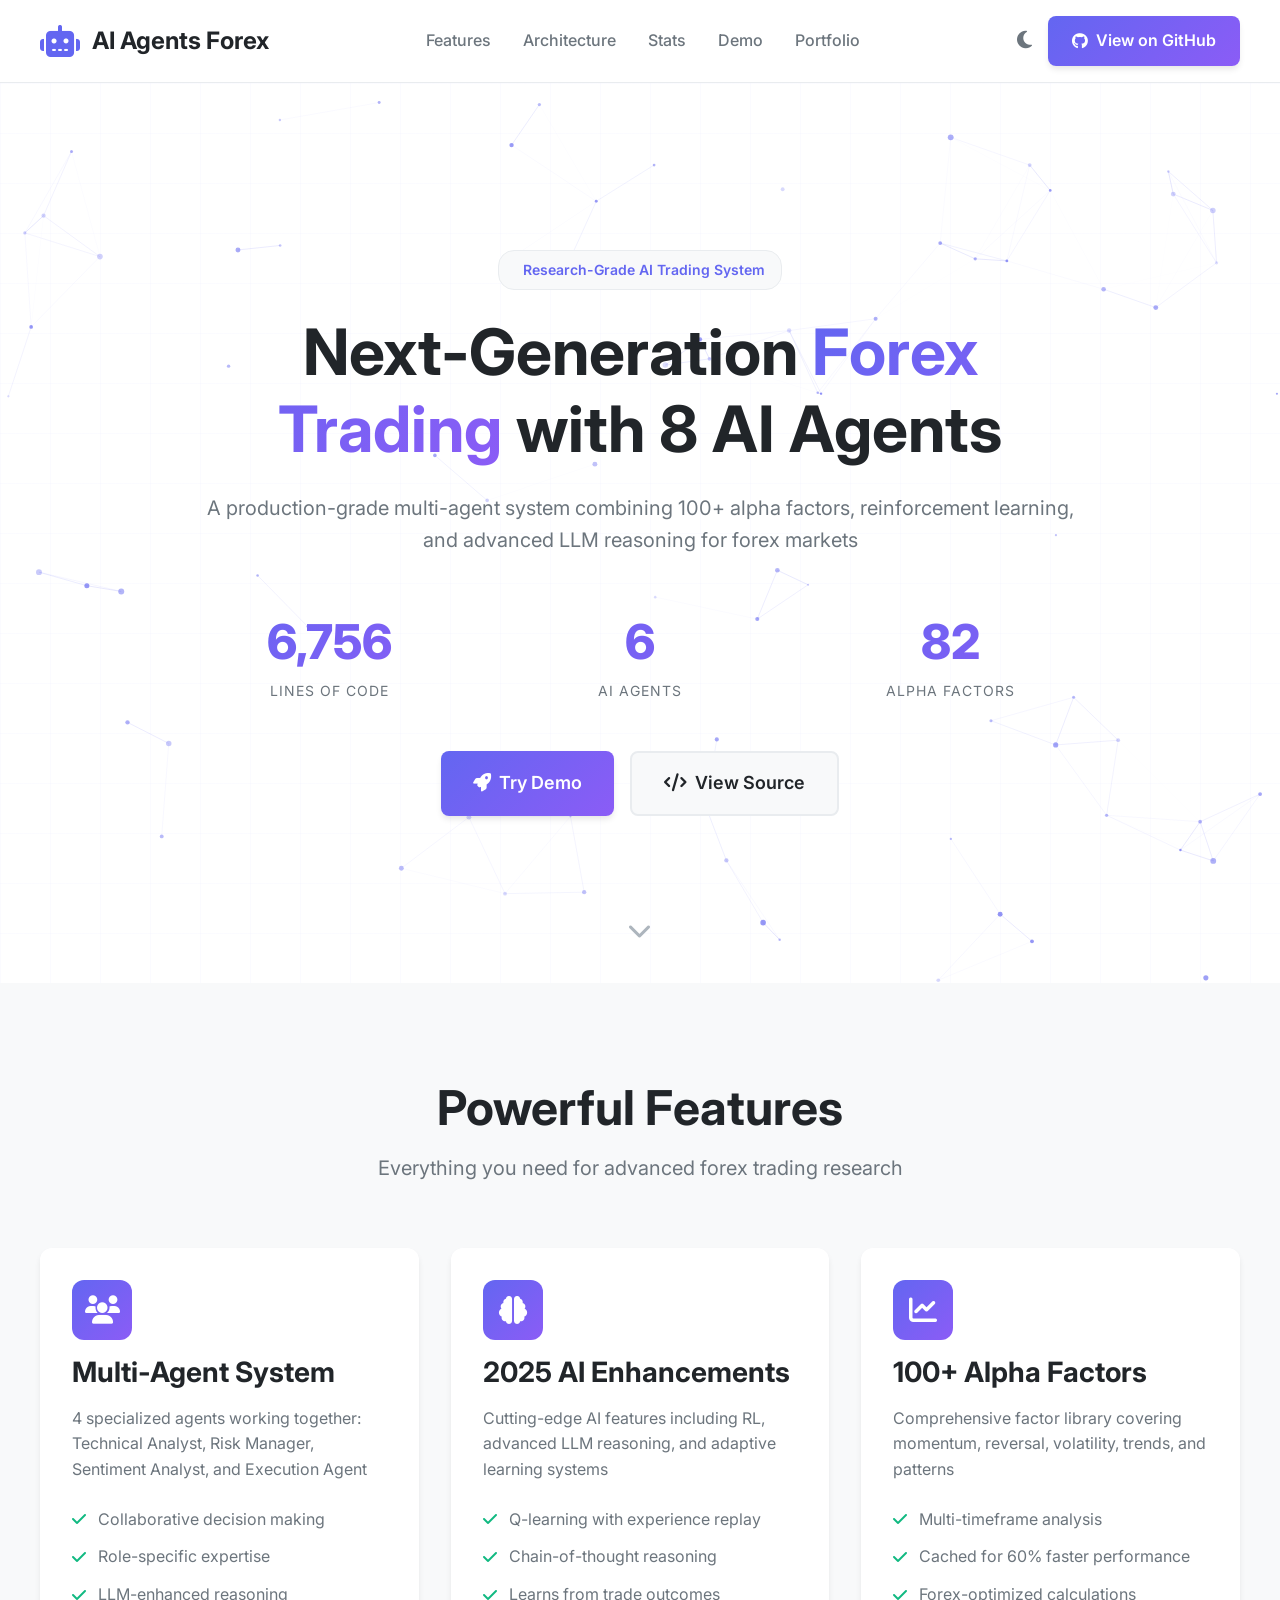
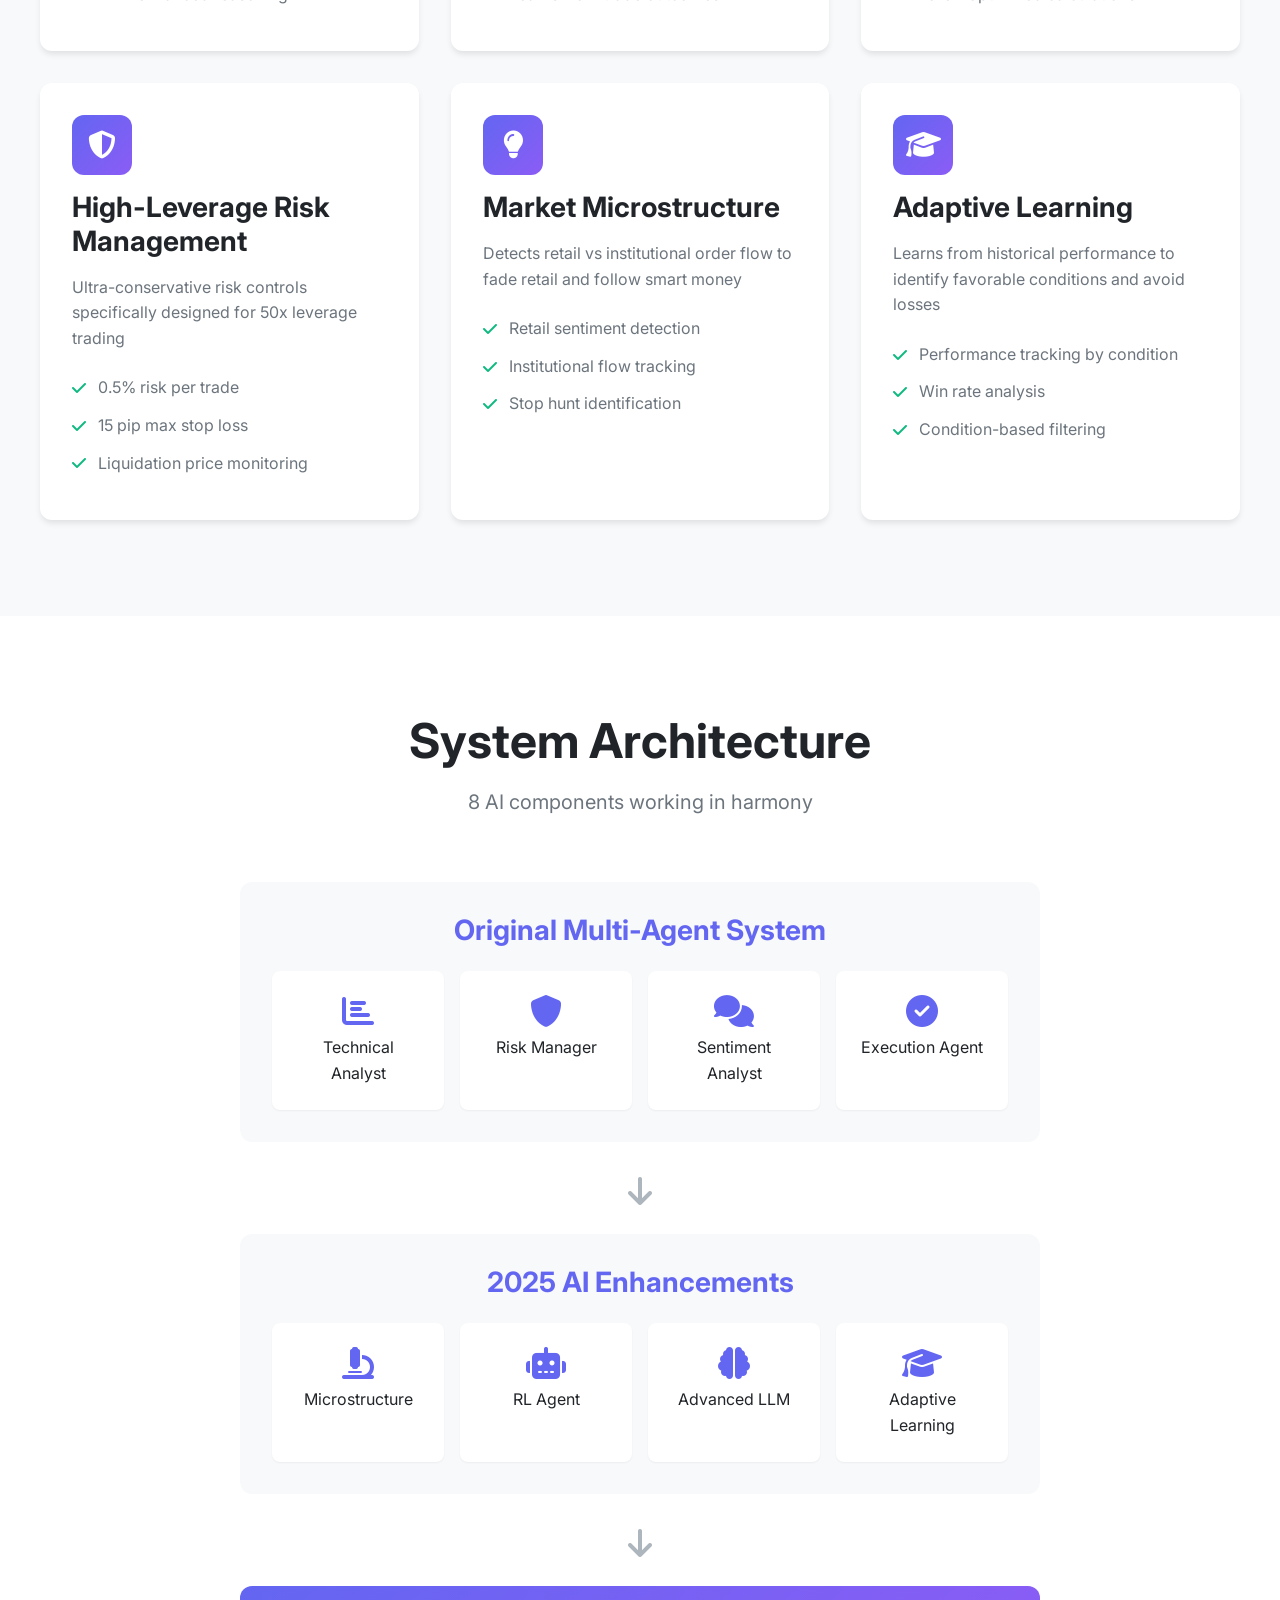
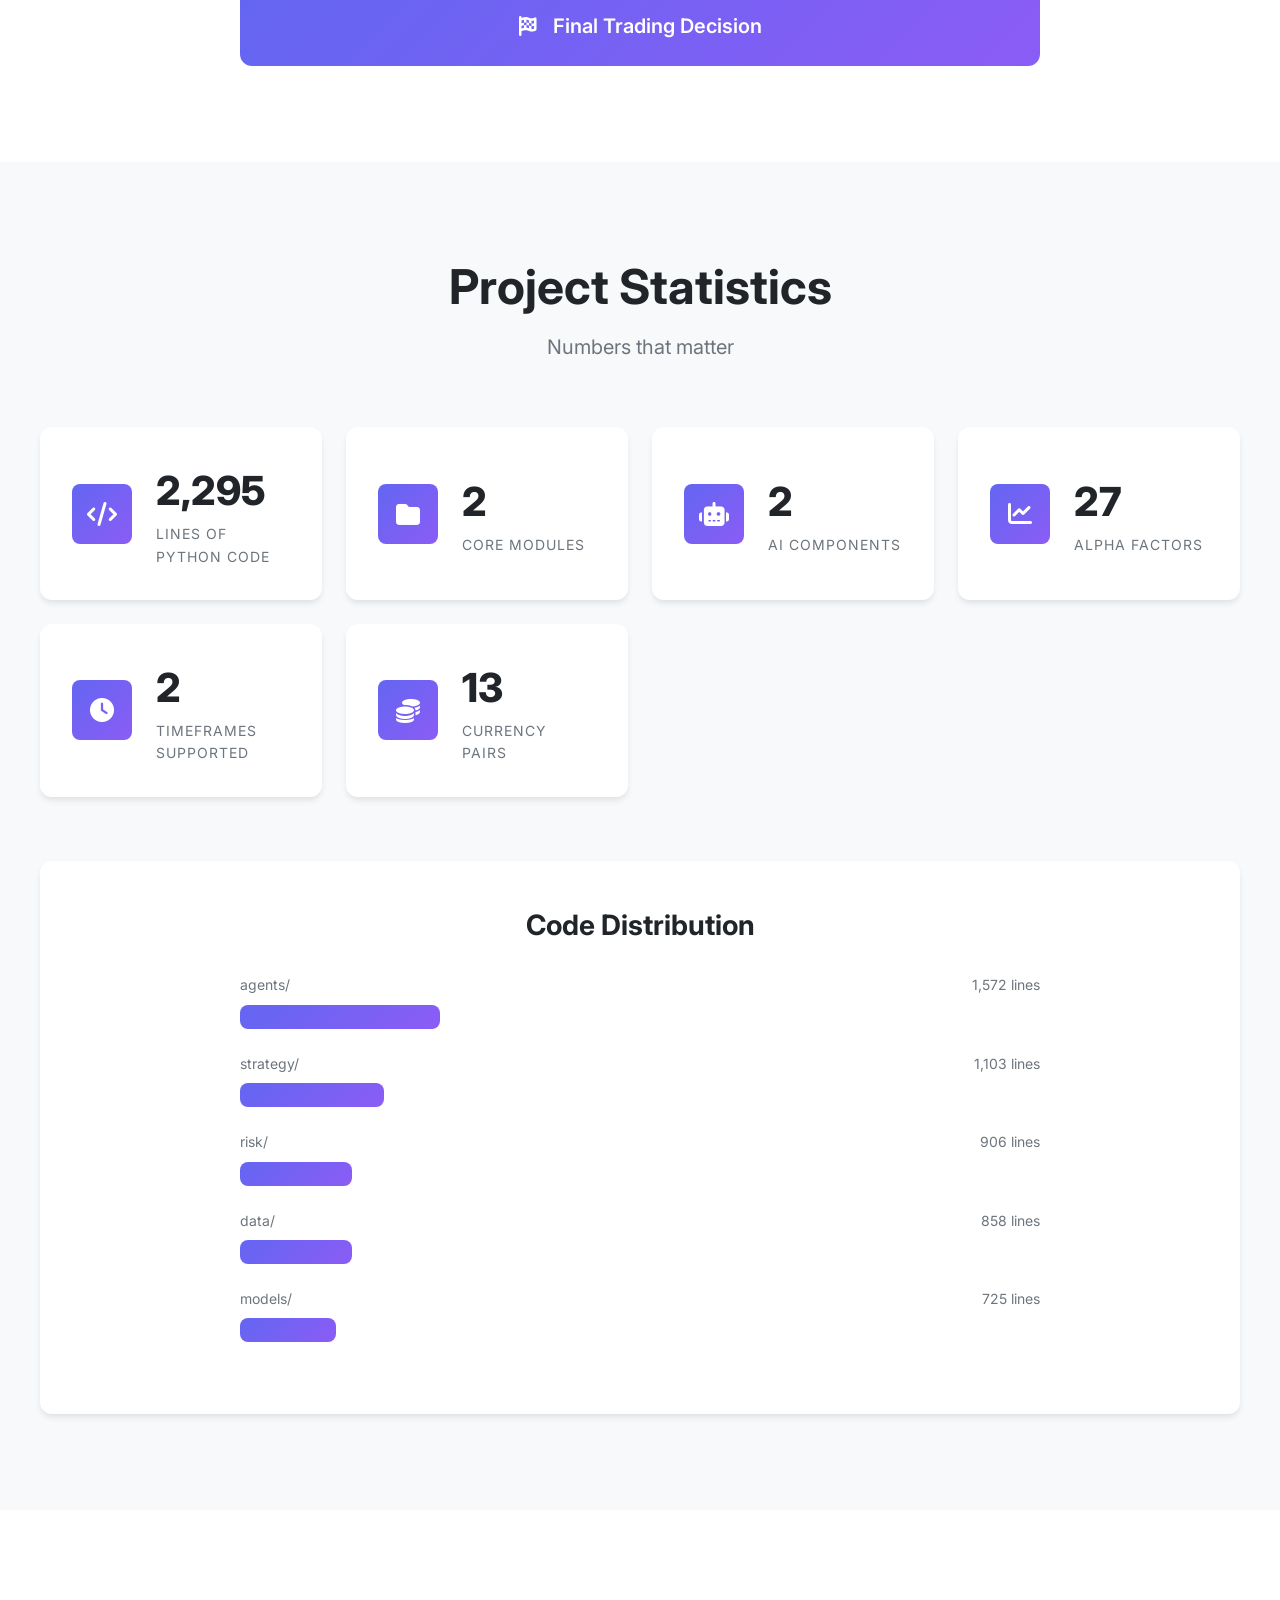
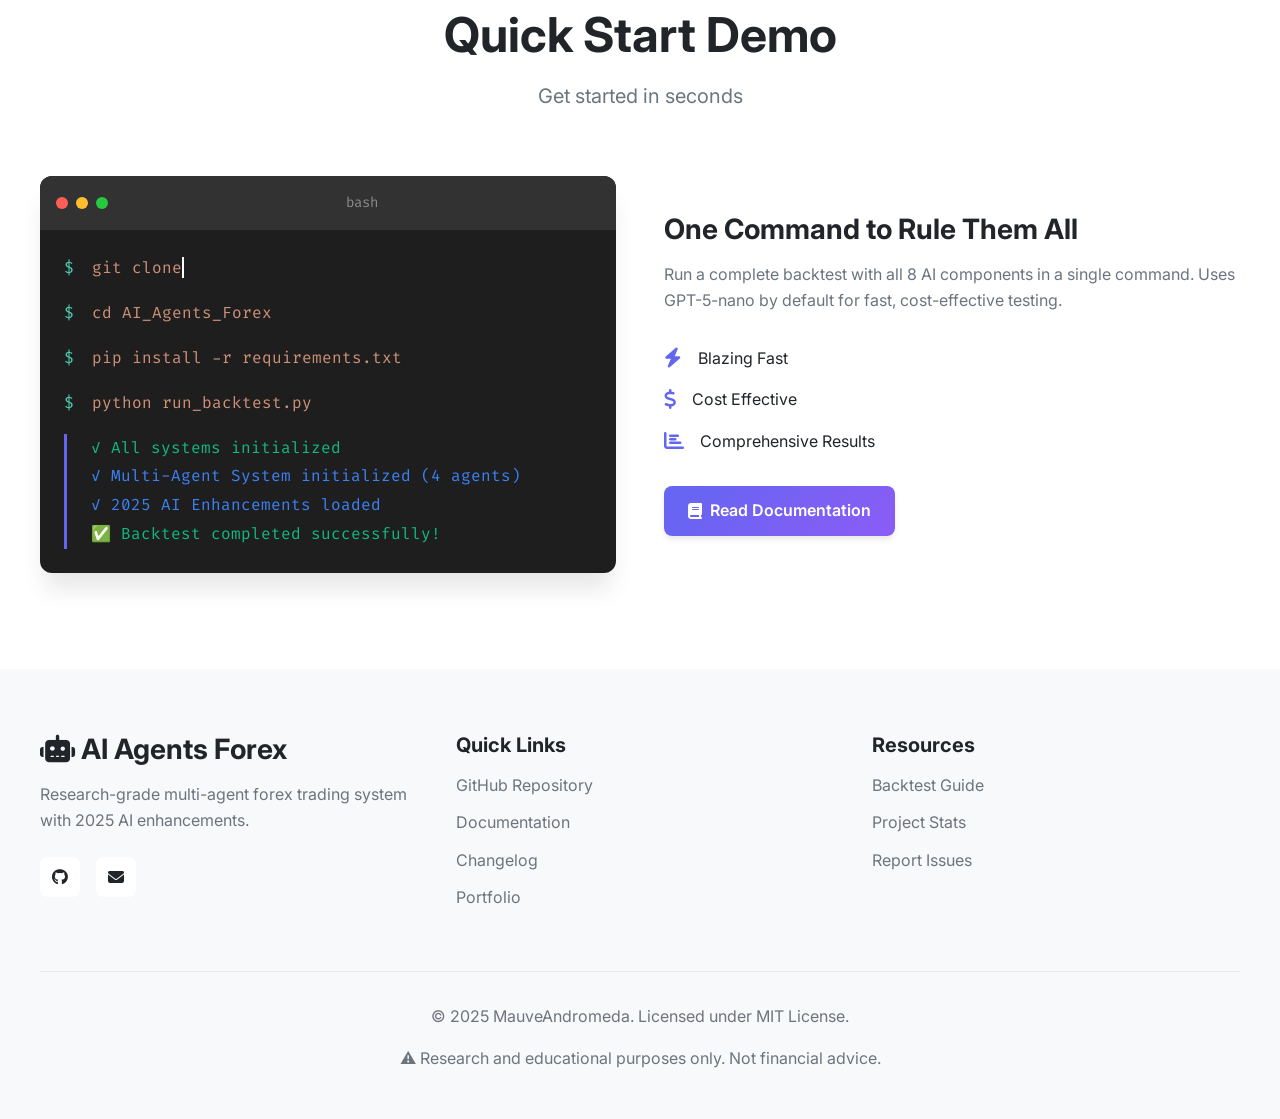
<file: docs/index.html>
<!DOCTYPE html>
<html lang="en">
<head>
    <meta charset="UTF-8">
    <meta name="viewport" content="width=device-width, initial-scale=1.0">
    <meta name="description" content="AI Agents Forex - Research-Grade Multi-Agent Forex Trading System with 2025 AI Enhancements">
    <meta name="keywords" content="forex trading, AI agents, machine learning, reinforcement learning, algorithmic trading">
    <meta name="author" content="MauveAndromeda">

    <title>AI Agents Forex - Advanced Trading System</title>

    <!-- Fonts -->
    <link rel="preconnect" href="https://fonts.googleapis.com">
    <link rel="preconnect" href="https://fonts.gstatic.com" crossorigin>
    <link href="https://fonts.googleapis.com/css2?family=Inter:wght@300;400;500;600;700;800&family=Fira+Code:wght@400;500;600&display=swap" rel="stylesheet">

    <!-- Styles -->
    <link rel="stylesheet" href="style.css">

    <!-- Font Awesome -->
    <link rel="stylesheet" href="https://cdnjs.cloudflare.com/ajax/libs/font-awesome/6.4.0/css/all.min.css">
</head>
<body>
    <!-- Navigation -->
    <nav class="navbar">
        <div class="container">
            <div class="nav-brand">
                <i class="fas fa-robot"></i>
                <span>AI Agents Forex</span>
            </div>
            <ul class="nav-menu">
                <li><a href="#features">Features</a></li>
                <li><a href="#architecture">Architecture</a></li>
                <li><a href="#stats">Stats</a></li>
                <li><a href="#demo">Demo</a></li>
                <li><a href="portfolio.html">Portfolio</a></li>
            </ul>
            <div class="nav-actions">
                <button class="theme-toggle" id="themeToggle">
                    <i class="fas fa-moon"></i>
                </button>
                <a href="https://github.com/MauveAndromeda/AI_Agents_Forex" class="btn btn-primary" target="_blank">
                    <i class="fab fa-github"></i> View on GitHub
                </a>
            </div>
            <button class="mobile-menu-toggle" id="mobileMenuToggle">
                <i class="fas fa-bars"></i>
            </button>
        </div>
    </nav>

    <!-- Hero Section -->
    <section class="hero">
        <div class="hero-background">
            <div class="grid-overlay"></div>
            <canvas id="particlesCanvas"></canvas>
        </div>
        <div class="container">
            <div class="hero-content">
                <div class="hero-badge">
                    <i class="fas fa-sparkles"></i>
                    <span>Research-Grade AI Trading System</span>
                </div>
                <h1 class="hero-title">
                    Next-Generation
                    <span class="gradient-text">Forex Trading</span>
                    with 8 AI Agents
                </h1>
                <p class="hero-subtitle">
                    A production-grade multi-agent system combining 100+ alpha factors,
                    reinforcement learning, and advanced LLM reasoning for forex markets
                </p>
                <div class="hero-stats">
                    <div class="stat-item">
                        <div class="stat-number">8,200+</div>
                        <div class="stat-label">Lines of Code</div>
                    </div>
                    <div class="stat-item">
                        <div class="stat-number">8</div>
                        <div class="stat-label">AI Agents</div>
                    </div>
                    <div class="stat-item">
                        <div class="stat-number">100+</div>
                        <div class="stat-label">Alpha Factors</div>
                    </div>
                </div>
                <div class="hero-actions">
                    <a href="#demo" class="btn btn-primary btn-lg">
                        <i class="fas fa-rocket"></i> Try Demo
                    </a>
                    <a href="https://github.com/MauveAndromeda/AI_Agents_Forex" class="btn btn-secondary btn-lg" target="_blank">
                        <i class="fas fa-code"></i> View Source
                    </a>
                </div>
            </div>
        </div>
        <div class="hero-scroll">
            <i class="fas fa-chevron-down"></i>
        </div>
    </section>

    <!-- Features Section -->
    <section class="features" id="features">
        <div class="container">
            <div class="section-header">
                <h2 class="section-title">Powerful Features</h2>
                <p class="section-subtitle">Everything you need for advanced forex trading research</p>
            </div>
            <div class="features-grid">
                <div class="feature-card">
                    <div class="feature-icon">
                        <i class="fas fa-users"></i>
                    </div>
                    <h3>Multi-Agent System</h3>
                    <p>4 specialized agents working together: Technical Analyst, Risk Manager, Sentiment Analyst, and Execution Agent</p>
                    <ul class="feature-list">
                        <li><i class="fas fa-check"></i> Collaborative decision making</li>
                        <li><i class="fas fa-check"></i> Role-specific expertise</li>
                        <li><i class="fas fa-check"></i> LLM-enhanced reasoning</li>
                    </ul>
                </div>

                <div class="feature-card">
                    <div class="feature-icon">
                        <i class="fas fa-brain"></i>
                    </div>
                    <h3>2025 AI Enhancements</h3>
                    <p>Cutting-edge AI features including RL, advanced LLM reasoning, and adaptive learning systems</p>
                    <ul class="feature-list">
                        <li><i class="fas fa-check"></i> Q-learning with experience replay</li>
                        <li><i class="fas fa-check"></i> Chain-of-thought reasoning</li>
                        <li><i class="fas fa-check"></i> Learns from trade outcomes</li>
                    </ul>
                </div>

                <div class="feature-card">
                    <div class="feature-icon">
                        <i class="fas fa-chart-line"></i>
                    </div>
                    <h3>100+ Alpha Factors</h3>
                    <p>Comprehensive factor library covering momentum, reversal, volatility, trends, and patterns</p>
                    <ul class="feature-list">
                        <li><i class="fas fa-check"></i> Multi-timeframe analysis</li>
                        <li><i class="fas fa-check"></i> Cached for 60% faster performance</li>
                        <li><i class="fas fa-check"></i> Forex-optimized calculations</li>
                    </ul>
                </div>

                <div class="feature-card">
                    <div class="feature-icon">
                        <i class="fas fa-shield-alt"></i>
                    </div>
                    <h3>High-Leverage Risk Management</h3>
                    <p>Ultra-conservative risk controls specifically designed for 50x leverage trading</p>
                    <ul class="feature-list">
                        <li><i class="fas fa-check"></i> 0.5% risk per trade</li>
                        <li><i class="fas fa-check"></i> 15 pip max stop loss</li>
                        <li><i class="fas fa-check"></i> Liquidation price monitoring</li>
                    </ul>
                </div>

                <div class="feature-card">
                    <div class="feature-icon">
                        <i class="fas fa-lightbulb"></i>
                    </div>
                    <h3>Market Microstructure</h3>
                    <p>Detects retail vs institutional order flow to fade retail and follow smart money</p>
                    <ul class="feature-list">
                        <li><i class="fas fa-check"></i> Retail sentiment detection</li>
                        <li><i class="fas fa-check"></i> Institutional flow tracking</li>
                        <li><i class="fas fa-check"></i> Stop hunt identification</li>
                    </ul>
                </div>

                <div class="feature-card">
                    <div class="feature-icon">
                        <i class="fas fa-graduation-cap"></i>
                    </div>
                    <h3>Adaptive Learning</h3>
                    <p>Learns from historical performance to identify favorable conditions and avoid losses</p>
                    <ul class="feature-list">
                        <li><i class="fas fa-check"></i> Performance tracking by condition</li>
                        <li><i class="fas fa-check"></i> Win rate analysis</li>
                        <li><i class="fas fa-check"></i> Condition-based filtering</li>
                    </ul>
                </div>
            </div>
        </div>
    </section>

    <!-- Architecture Section -->
    <section class="architecture" id="architecture">
        <div class="container">
            <div class="section-header">
                <h2 class="section-title">System Architecture</h2>
                <p class="section-subtitle">8 AI components working in harmony</p>
            </div>
            <div class="architecture-diagram">
                <div class="arch-layer">
                    <h3>Original Multi-Agent System</h3>
                    <div class="arch-components">
                        <div class="arch-component">
                            <i class="fas fa-chart-bar"></i>
                            <span>Technical Analyst</span>
                        </div>
                        <div class="arch-component">
                            <i class="fas fa-shield"></i>
                            <span>Risk Manager</span>
                        </div>
                        <div class="arch-component">
                            <i class="fas fa-comments"></i>
                            <span>Sentiment Analyst</span>
                        </div>
                        <div class="arch-component">
                            <i class="fas fa-check-circle"></i>
                            <span>Execution Agent</span>
                        </div>
                    </div>
                </div>
                <div class="arch-arrow">
                    <i class="fas fa-arrow-down"></i>
                </div>
                <div class="arch-layer">
                    <h3>2025 AI Enhancements</h3>
                    <div class="arch-components">
                        <div class="arch-component">
                            <i class="fas fa-microscope"></i>
                            <span>Microstructure</span>
                        </div>
                        <div class="arch-component">
                            <i class="fas fa-robot"></i>
                            <span>RL Agent</span>
                        </div>
                        <div class="arch-component">
                            <i class="fas fa-brain"></i>
                            <span>Advanced LLM</span>
                        </div>
                        <div class="arch-component">
                            <i class="fas fa-graduation-cap"></i>
                            <span>Adaptive Learning</span>
                        </div>
                    </div>
                </div>
                <div class="arch-arrow">
                    <i class="fas fa-arrow-down"></i>
                </div>
                <div class="arch-output">
                    <i class="fas fa-flag-checkered"></i>
                    <span>Final Trading Decision</span>
                </div>
            </div>
        </div>
    </section>

    <!-- Stats Section -->
    <section class="stats" id="stats">
        <div class="container">
            <div class="section-header">
                <h2 class="section-title">Project Statistics</h2>
                <p class="section-subtitle">Numbers that matter</p>
            </div>
            <div class="stats-grid">
                <div class="stat-card">
                    <div class="stat-icon">
                        <i class="fas fa-code"></i>
                    </div>
                    <div class="stat-content">
                        <div class="stat-value">8,200</div>
                        <div class="stat-label">Lines of Python Code</div>
                    </div>
                </div>
                <div class="stat-card">
                    <div class="stat-icon">
                        <i class="fas fa-folder"></i>
                    </div>
                    <div class="stat-content">
                        <div class="stat-value">8</div>
                        <div class="stat-label">Core Modules</div>
                    </div>
                </div>
                <div class="stat-card">
                    <div class="stat-icon">
                        <i class="fas fa-robot"></i>
                    </div>
                    <div class="stat-content">
                        <div class="stat-value">8</div>
                        <div class="stat-label">AI Components</div>
                    </div>
                </div>
                <div class="stat-card">
                    <div class="stat-icon">
                        <i class="fas fa-chart-line"></i>
                    </div>
                    <div class="stat-content">
                        <div class="stat-value">100+</div>
                        <div class="stat-label">Alpha Factors</div>
                    </div>
                </div>
                <div class="stat-card">
                    <div class="stat-icon">
                        <i class="fas fa-clock"></i>
                    </div>
                    <div class="stat-content">
                        <div class="stat-value">9</div>
                        <div class="stat-label">Timeframes Supported</div>
                    </div>
                </div>
                <div class="stat-card">
                    <div class="stat-icon">
                        <i class="fas fa-coins"></i>
                    </div>
                    <div class="stat-content">
                        <div class="stat-value">50+</div>
                        <div class="stat-label">Currency Pairs</div>
                    </div>
                </div>
            </div>

            <div class="code-breakdown">
                <h3>Code Distribution</h3>
                <div class="code-bars">
                    <div class="code-bar">
                        <div class="code-bar-label">
                            <span>agents/</span>
                            <span>1,572 lines</span>
                        </div>
                        <div class="code-bar-fill" style="width: 25%" data-percentage="25"></div>
                    </div>
                    <div class="code-bar">
                        <div class="code-bar-label">
                            <span>strategy/</span>
                            <span>1,103 lines</span>
                        </div>
                        <div class="code-bar-fill" style="width: 18%" data-percentage="18"></div>
                    </div>
                    <div class="code-bar">
                        <div class="code-bar-label">
                            <span>risk/</span>
                            <span>906 lines</span>
                        </div>
                        <div class="code-bar-fill" style="width: 14%" data-percentage="14"></div>
                    </div>
                    <div class="code-bar">
                        <div class="code-bar-label">
                            <span>data/</span>
                            <span>858 lines</span>
                        </div>
                        <div class="code-bar-fill" style="width: 14%" data-percentage="14"></div>
                    </div>
                    <div class="code-bar">
                        <div class="code-bar-label">
                            <span>models/</span>
                            <span>725 lines</span>
                        </div>
                        <div class="code-bar-fill" style="width: 12%" data-percentage="12"></div>
                    </div>
                </div>
            </div>
        </div>
    </section>

    <!-- Demo Section -->
    <section class="demo" id="demo">
        <div class="container">
            <div class="section-header">
                <h2 class="section-title">Quick Start Demo</h2>
                <p class="section-subtitle">Get started in seconds</p>
            </div>
            <div class="demo-content">
                <div class="terminal">
                    <div class="terminal-header">
                        <div class="terminal-buttons">
                            <span class="terminal-button red"></span>
                            <span class="terminal-button yellow"></span>
                            <span class="terminal-button green"></span>
                        </div>
                        <div class="terminal-title">bash</div>
                    </div>
                    <div class="terminal-body">
                        <div class="terminal-line">
                            <span class="terminal-prompt">$</span>
                            <span class="terminal-command">git clone https://github.com/MauveAndromeda/AI_Agents_Forex.git</span>
                        </div>
                        <div class="terminal-line">
                            <span class="terminal-prompt">$</span>
                            <span class="terminal-command">cd AI_Agents_Forex</span>
                        </div>
                        <div class="terminal-line">
                            <span class="terminal-prompt">$</span>
                            <span class="terminal-command">pip install -r requirements.txt</span>
                        </div>
                        <div class="terminal-line">
                            <span class="terminal-prompt">$</span>
                            <span class="terminal-command">python run_backtest.py</span>
                        </div>
                        <div class="terminal-output">
                            <span class="output-success">✓ All systems initialized</span><br>
                            <span class="output-info">✓ Multi-Agent System initialized (4 agents)</span><br>
                            <span class="output-info">✓ 2025 AI Enhancements loaded</span><br>
                            <span class="output-success">✅ Backtest completed successfully!</span>
                        </div>
                    </div>
                </div>
                <div class="demo-info">
                    <h3>One Command to Rule Them All</h3>
                    <p>Run a complete backtest with all 8 AI components in a single command. Uses GPT-5-nano by default for fast, cost-effective testing.</p>
                    <div class="demo-features">
                        <div class="demo-feature">
                            <i class="fas fa-zap"></i>
                            <span>Blazing Fast</span>
                        </div>
                        <div class="demo-feature">
                            <i class="fas fa-dollar-sign"></i>
                            <span>Cost Effective</span>
                        </div>
                        <div class="demo-feature">
                            <i class="fas fa-chart-bar"></i>
                            <span>Comprehensive Results</span>
                        </div>
                    </div>
                    <a href="https://github.com/MauveAndromeda/AI_Agents_Forex#quick-start" class="btn btn-primary" target="_blank">
                        <i class="fas fa-book"></i> Read Documentation
                    </a>
                </div>
            </div>
        </div>
    </section>

    <!-- Footer -->
    <footer class="footer">
        <div class="container">
            <div class="footer-content">
                <div class="footer-section">
                    <h3><i class="fas fa-robot"></i> AI Agents Forex</h3>
                    <p>Research-grade multi-agent forex trading system with 2025 AI enhancements.</p>
                    <div class="social-links">
                        <a href="https://github.com/MauveAndromeda" target="_blank">
                            <i class="fab fa-github"></i>
                        </a>
                        <a href="mailto:your-email@example.com">
                            <i class="fas fa-envelope"></i>
                        </a>
                    </div>
                </div>
                <div class="footer-section">
                    <h4>Quick Links</h4>
                    <ul>
                        <li><a href="https://github.com/MauveAndromeda/AI_Agents_Forex">GitHub Repository</a></li>
                        <li><a href="https://github.com/MauveAndromeda/AI_Agents_Forex#readme">Documentation</a></li>
                        <li><a href="https://github.com/MauveAndromeda/AI_Agents_Forex/blob/main/CHANGELOG.md">Changelog</a></li>
                        <li><a href="portfolio.html">Portfolio</a></li>
                    </ul>
                </div>
                <div class="footer-section">
                    <h4>Resources</h4>
                    <ul>
                        <li><a href="https://github.com/MauveAndromeda/AI_Agents_Forex/blob/main/BACKTEST_GUIDE.md">Backtest Guide</a></li>
                        <li><a href="https://github.com/MauveAndromeda/AI_Agents_Forex/blob/main/PROJECT_STATS.md">Project Stats</a></li>
                        <li><a href="https://github.com/MauveAndromeda/AI_Agents_Forex/issues">Report Issues</a></li>
                    </ul>
                </div>
            </div>
            <div class="footer-bottom">
                <p>&copy; 2025 MauveAndromeda. Licensed under MIT License.</p>
                <p>⚠️ Research and educational purposes only. Not financial advice.</p>
            </div>
        </div>
    </footer>

    <script src="script.js"></script>
</body>
</html>
</file>
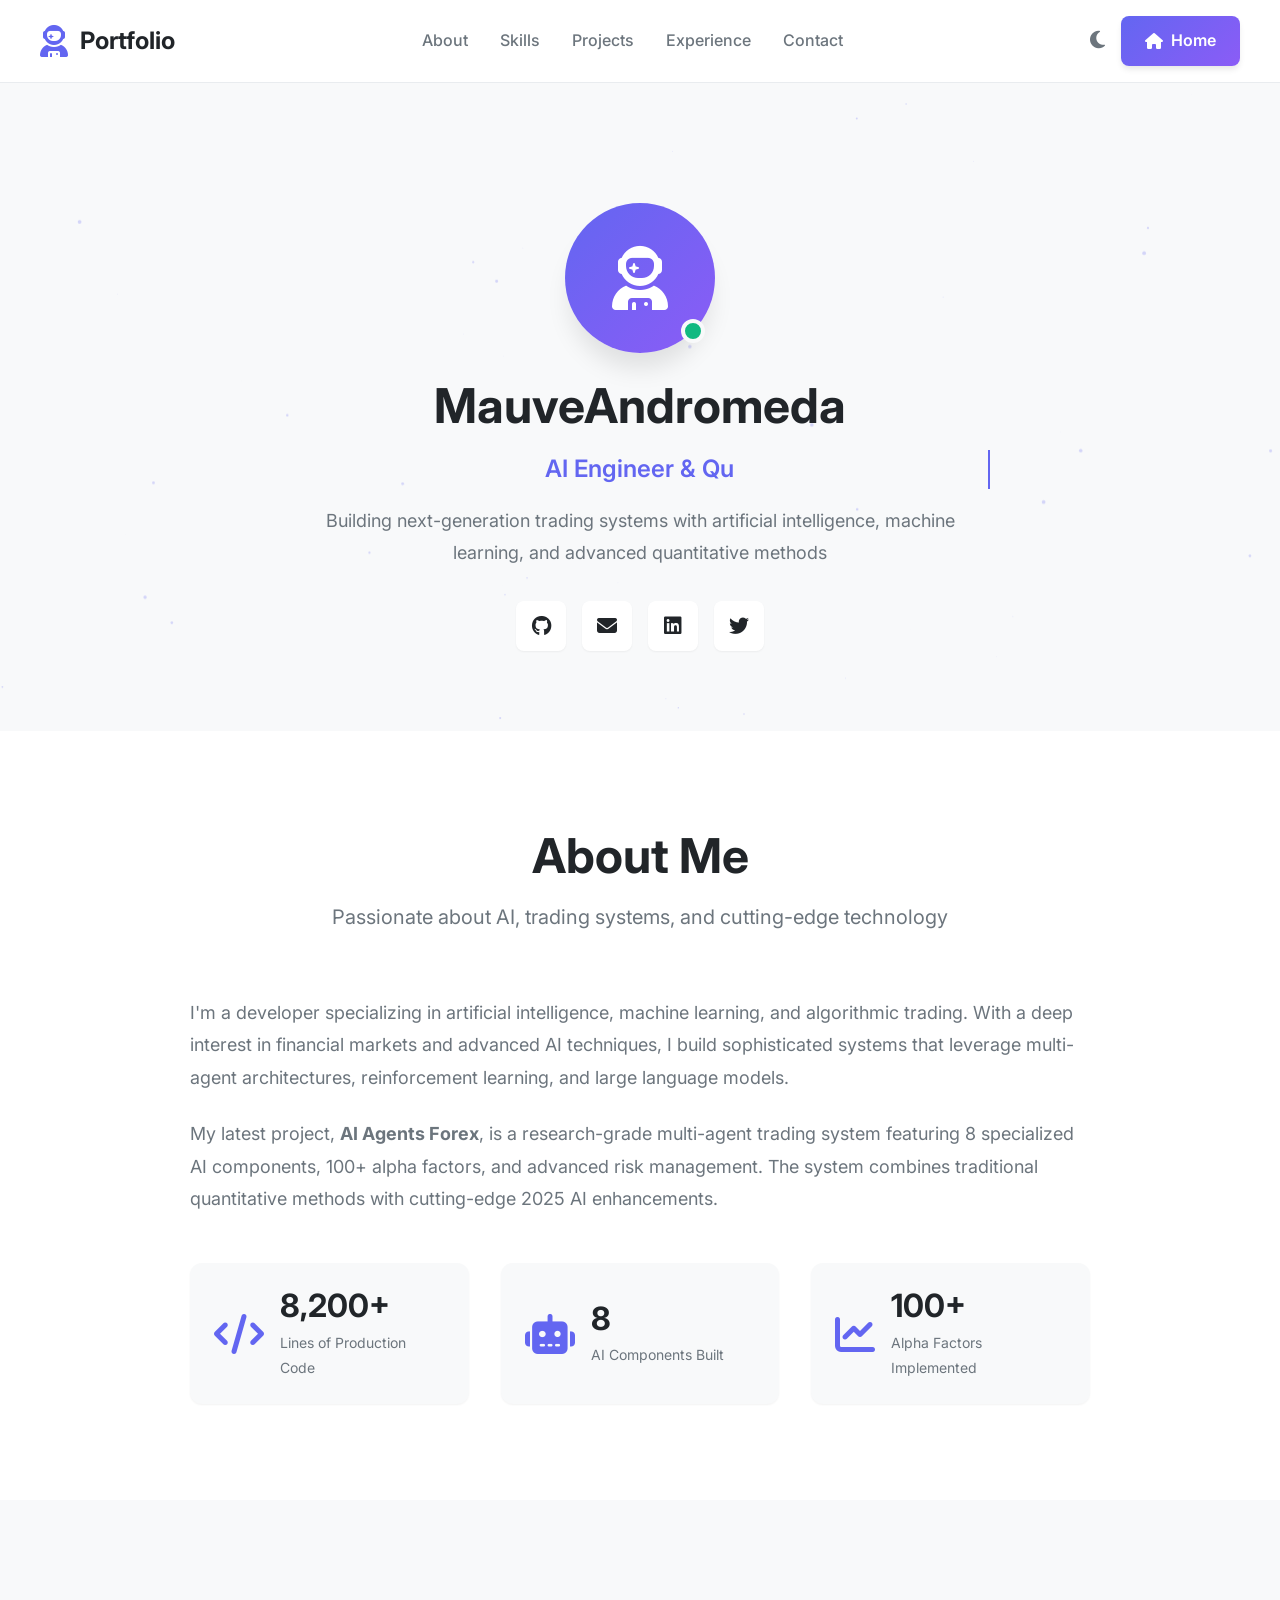
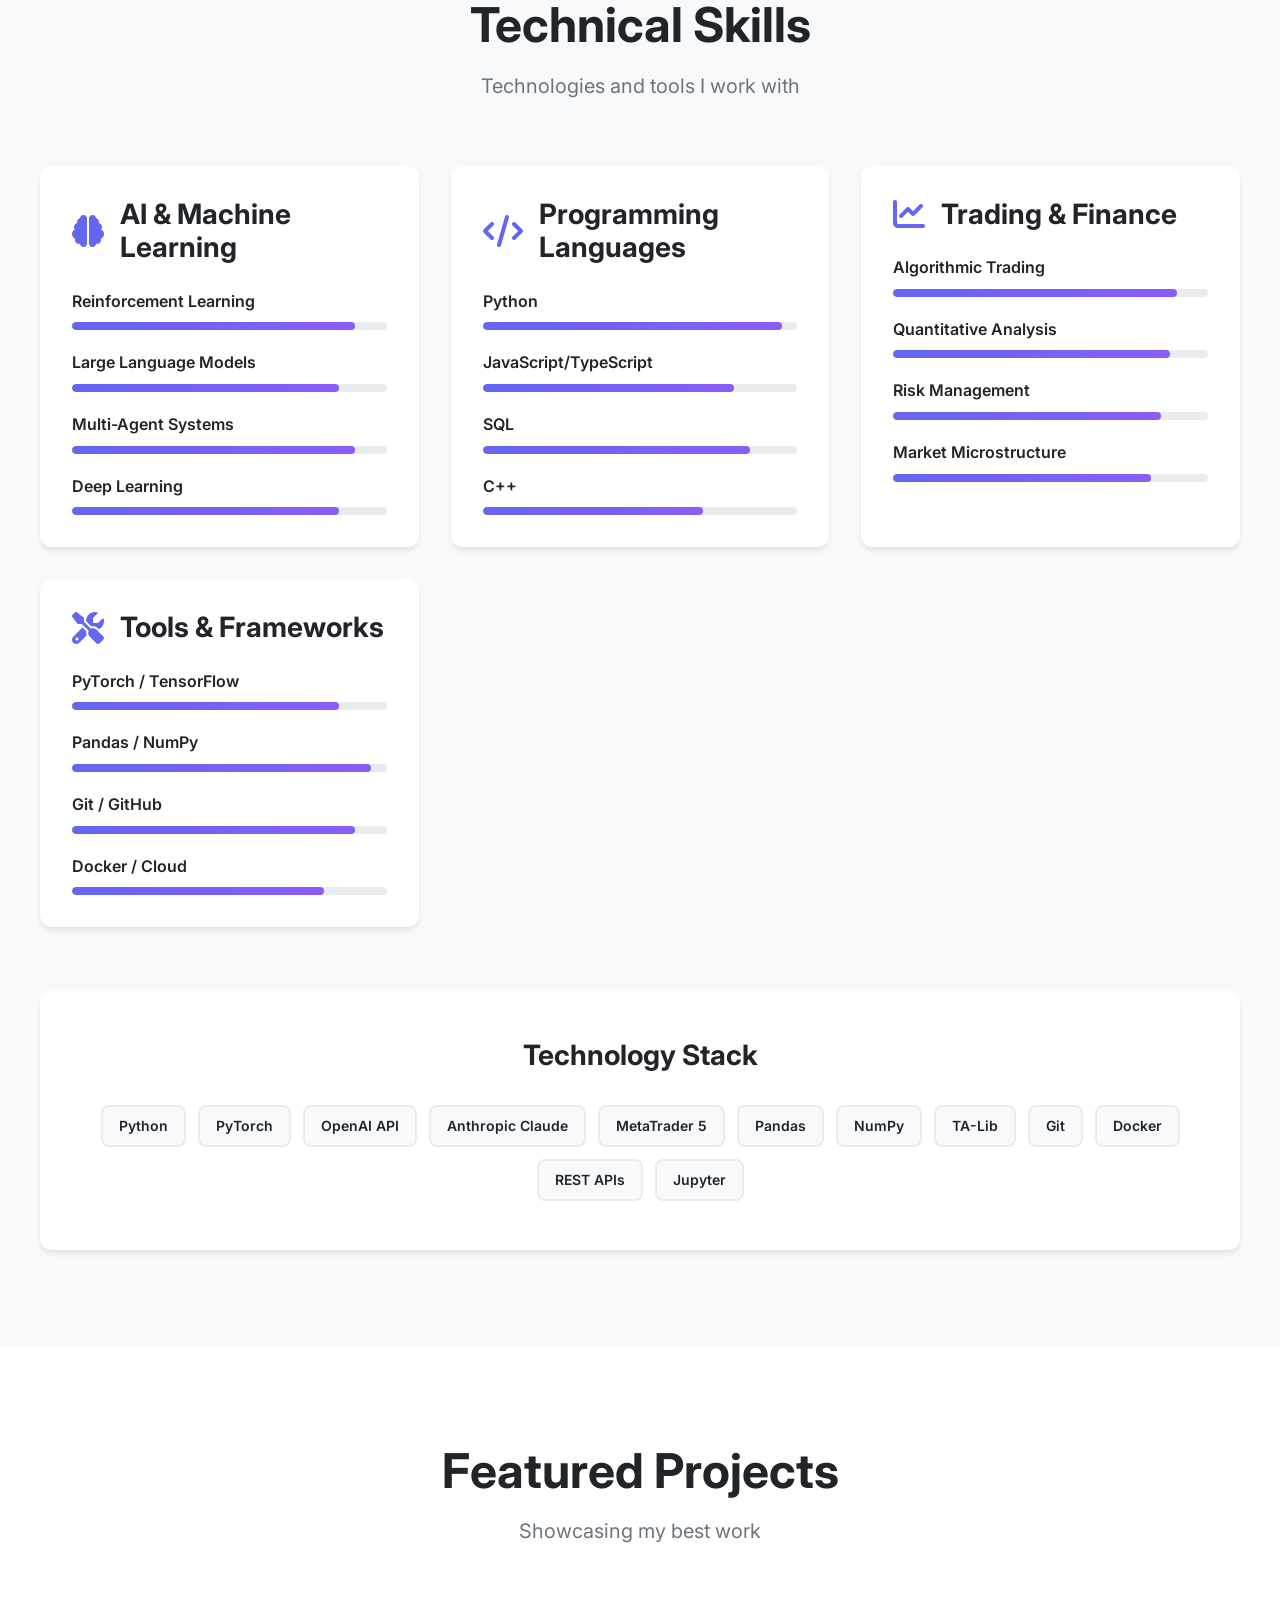
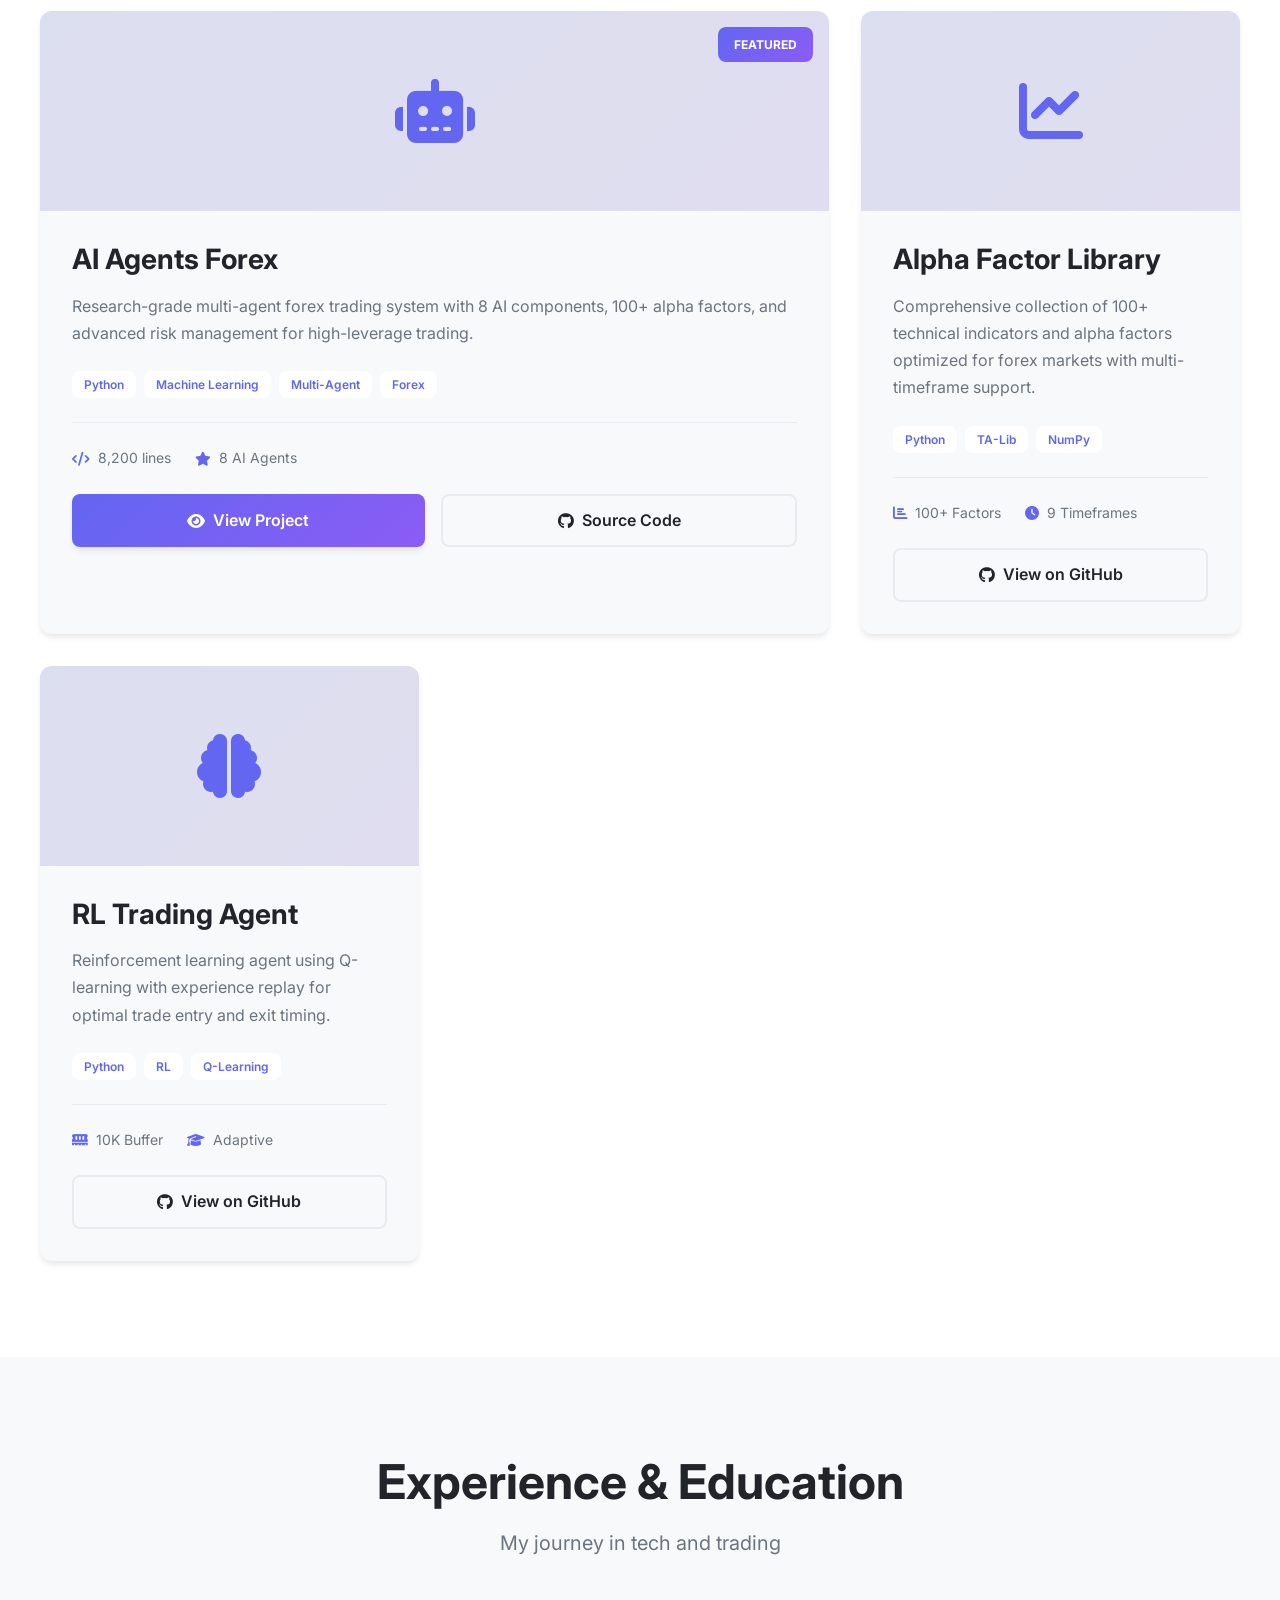
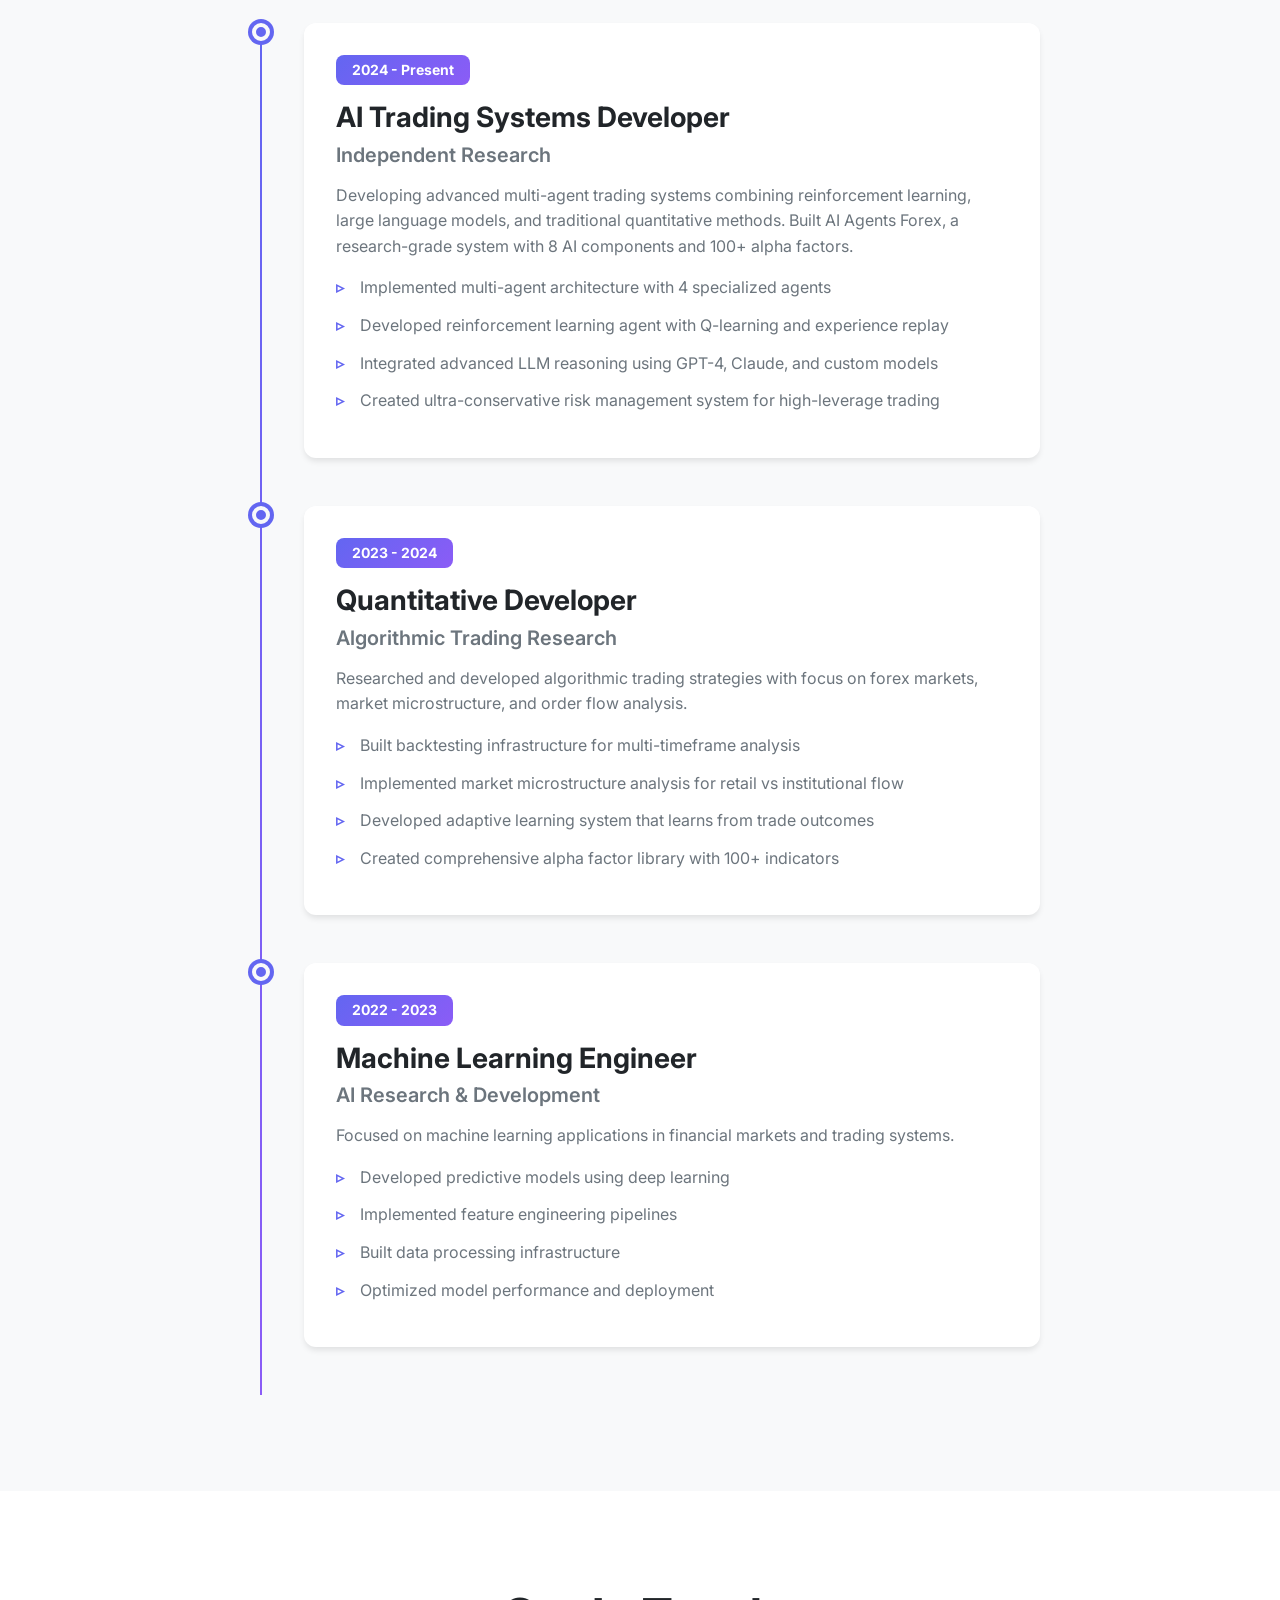
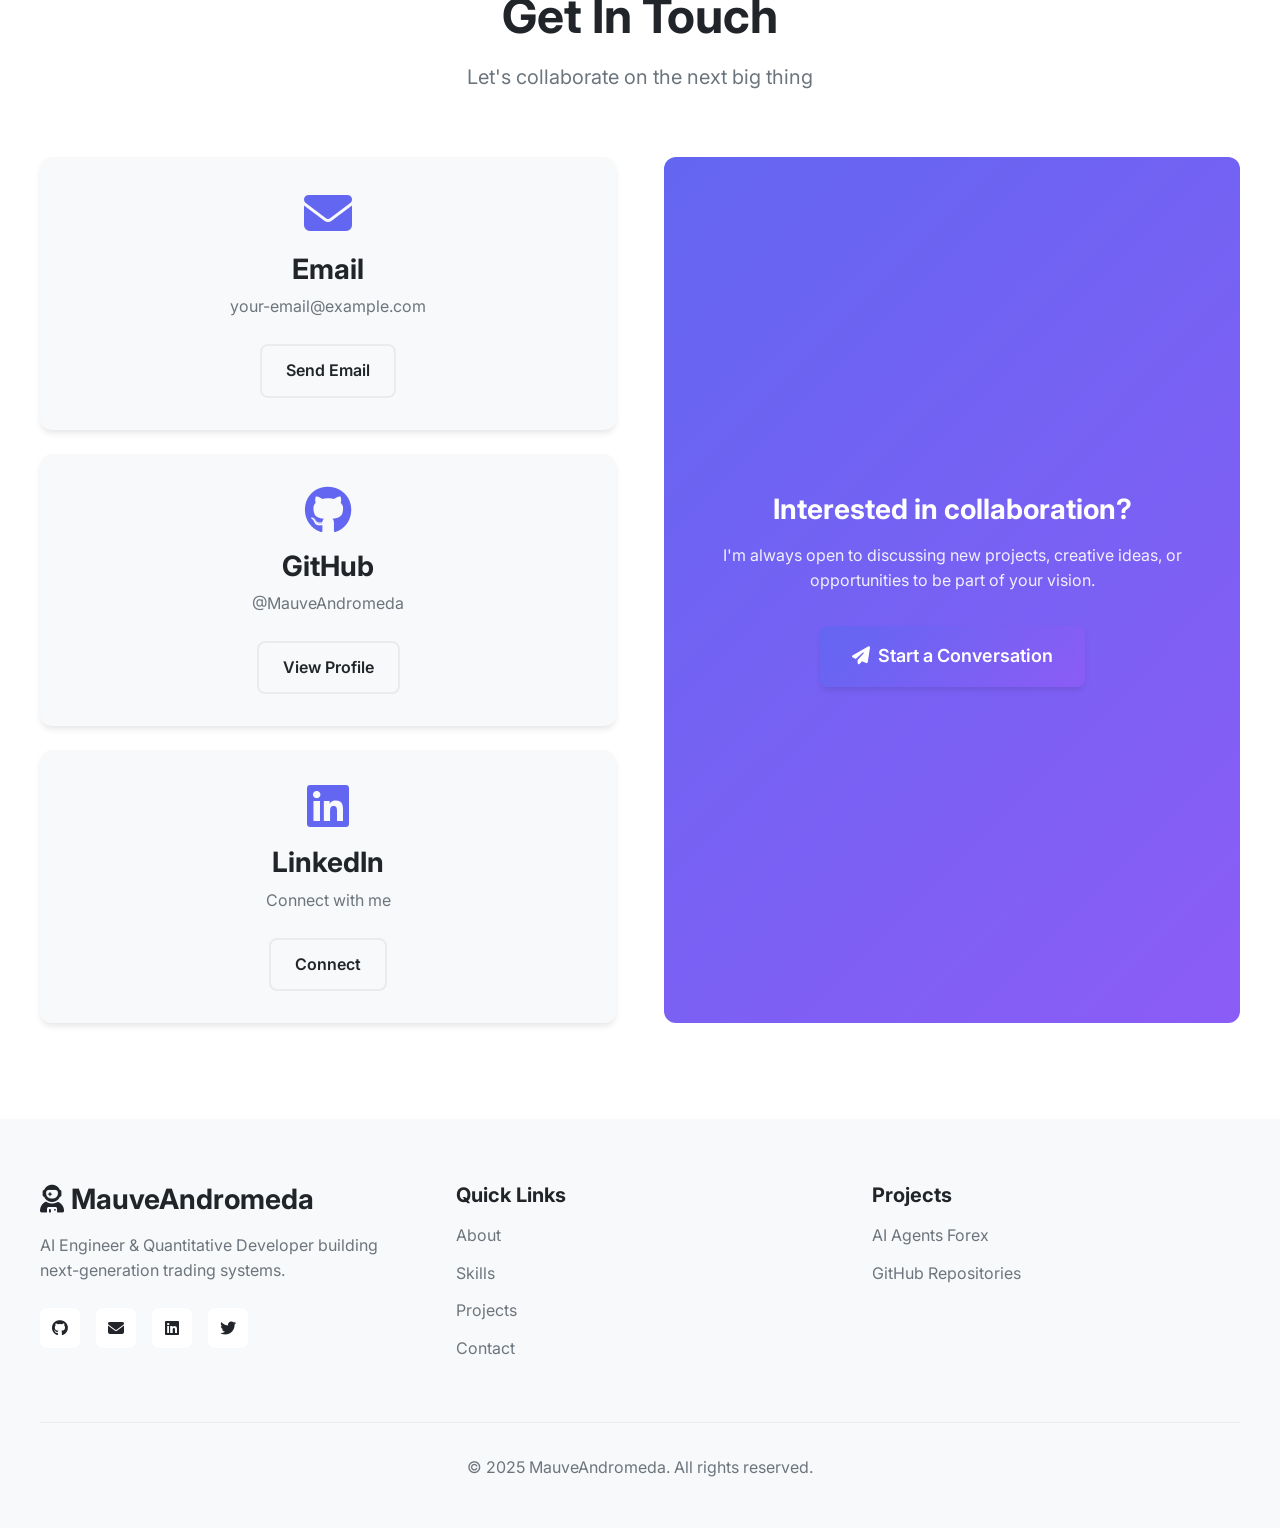
<file: docs/portfolio.html>
<!DOCTYPE html>
<html lang="en">
<head>
    <meta charset="UTF-8">
    <meta name="viewport" content="width=device-width, initial-scale=1.0">
    <meta name="description" content="Portfolio & Resume - AI Engineer & Quantitative Developer">
    <meta name="keywords" content="AI engineer, machine learning, algorithmic trading, portfolio, resume">
    <meta name="author" content="MauveAndromeda">

    <title>Portfolio - MauveAndromeda</title>

    <!-- Fonts -->
    <link rel="preconnect" href="https://fonts.googleapis.com">
    <link rel="preconnect" href="https://fonts.gstatic.com" crossorigin>
    <link href="https://fonts.googleapis.com/css2?family=Inter:wght@300;400;500;600;700;800&family=Fira+Code:wght@400;500;600&display=swap" rel="stylesheet">

    <!-- Styles -->
    <link rel="stylesheet" href="style.css">
    <link rel="stylesheet" href="portfolio.css">

    <!-- Font Awesome -->
    <link rel="stylesheet" href="https://cdnjs.cloudflare.com/ajax/libs/font-awesome/6.4.0/css/all.min.css">
</head>
<body>
    <!-- Navigation -->
    <nav class="navbar">
        <div class="container">
            <div class="nav-brand">
                <i class="fas fa-user-astronaut"></i>
                <span>Portfolio</span>
            </div>
            <ul class="nav-menu">
                <li><a href="#about">About</a></li>
                <li><a href="#skills">Skills</a></li>
                <li><a href="#projects">Projects</a></li>
                <li><a href="#experience">Experience</a></li>
                <li><a href="#contact">Contact</a></li>
            </ul>
            <div class="nav-actions">
                <button class="theme-toggle" id="themeToggle">
                    <i class="fas fa-moon"></i>
                </button>
                <a href="index.html" class="btn btn-primary">
                    <i class="fas fa-home"></i> Home
                </a>
            </div>
            <button class="mobile-menu-toggle" id="mobileMenuToggle">
                <i class="fas fa-bars"></i>
            </button>
        </div>
    </nav>

    <!-- Hero Section -->
    <section class="portfolio-hero">
        <div class="container">
            <div class="portfolio-hero-content">
                <div class="portfolio-avatar">
                    <div class="avatar-circle">
                        <i class="fas fa-user-astronaut"></i>
                    </div>
                    <div class="status-indicator"></div>
                </div>
                <h1 class="portfolio-name">MauveAndromeda</h1>
                <p class="portfolio-title">AI Engineer & Quantitative Developer</p>
                <p class="portfolio-bio">
                    Building next-generation trading systems with artificial intelligence,
                    machine learning, and advanced quantitative methods
                </p>
                <div class="portfolio-social">
                    <a href="https://github.com/MauveAndromeda" target="_blank" class="social-btn">
                        <i class="fab fa-github"></i>
                    </a>
                    <a href="mailto:your-email@example.com" class="social-btn">
                        <i class="fas fa-envelope"></i>
                    </a>
                    <a href="#" target="_blank" class="social-btn">
                        <i class="fab fa-linkedin"></i>
                    </a>
                    <a href="#" target="_blank" class="social-btn">
                        <i class="fab fa-twitter"></i>
                    </a>
                </div>
            </div>
        </div>
    </section>

    <!-- About Section -->
    <section class="about-section" id="about">
        <div class="container">
            <div class="section-header">
                <h2 class="section-title">About Me</h2>
                <p class="section-subtitle">Passionate about AI, trading systems, and cutting-edge technology</p>
            </div>
            <div class="about-content">
                <div class="about-text">
                    <p>
                        I'm a developer specializing in artificial intelligence, machine learning, and algorithmic trading.
                        With a deep interest in financial markets and advanced AI techniques, I build sophisticated systems
                        that leverage multi-agent architectures, reinforcement learning, and large language models.
                    </p>
                    <p>
                        My latest project, <strong>AI Agents Forex</strong>, is a research-grade multi-agent trading system
                        featuring 8 specialized AI components, 100+ alpha factors, and advanced risk management. The system
                        combines traditional quantitative methods with cutting-edge 2025 AI enhancements.
                    </p>
                    <div class="about-highlights">
                        <div class="highlight-item">
                            <i class="fas fa-code"></i>
                            <div>
                                <h4>8,200+</h4>
                                <p>Lines of Production Code</p>
                            </div>
                        </div>
                        <div class="highlight-item">
                            <i class="fas fa-robot"></i>
                            <div>
                                <h4>8</h4>
                                <p>AI Components Built</p>
                            </div>
                        </div>
                        <div class="highlight-item">
                            <i class="fas fa-chart-line"></i>
                            <div>
                                <h4>100+</h4>
                                <p>Alpha Factors Implemented</p>
                            </div>
                        </div>
                    </div>
                </div>
            </div>
        </div>
    </section>

    <!-- Skills Section -->
    <section class="skills-section" id="skills">
        <div class="container">
            <div class="section-header">
                <h2 class="section-title">Technical Skills</h2>
                <p class="section-subtitle">Technologies and tools I work with</p>
            </div>
            <div class="skills-grid">
                <div class="skill-category">
                    <div class="skill-category-header">
                        <i class="fas fa-brain"></i>
                        <h3>AI & Machine Learning</h3>
                    </div>
                    <div class="skill-items">
                        <div class="skill-item">
                            <span>Reinforcement Learning</span>
                            <div class="skill-bar"><div class="skill-fill" data-level="90"></div></div>
                        </div>
                        <div class="skill-item">
                            <span>Large Language Models</span>
                            <div class="skill-bar"><div class="skill-fill" data-level="85"></div></div>
                        </div>
                        <div class="skill-item">
                            <span>Multi-Agent Systems</span>
                            <div class="skill-bar"><div class="skill-fill" data-level="90"></div></div>
                        </div>
                        <div class="skill-item">
                            <span>Deep Learning</span>
                            <div class="skill-bar"><div class="skill-fill" data-level="85"></div></div>
                        </div>
                    </div>
                </div>

                <div class="skill-category">
                    <div class="skill-category-header">
                        <i class="fas fa-code"></i>
                        <h3>Programming Languages</h3>
                    </div>
                    <div class="skill-items">
                        <div class="skill-item">
                            <span>Python</span>
                            <div class="skill-bar"><div class="skill-fill" data-level="95"></div></div>
                        </div>
                        <div class="skill-item">
                            <span>JavaScript/TypeScript</span>
                            <div class="skill-bar"><div class="skill-fill" data-level="80"></div></div>
                        </div>
                        <div class="skill-item">
                            <span>SQL</span>
                            <div class="skill-bar"><div class="skill-fill" data-level="85"></div></div>
                        </div>
                        <div class="skill-item">
                            <span>C++</span>
                            <div class="skill-bar"><div class="skill-fill" data-level="70"></div></div>
                        </div>
                    </div>
                </div>

                <div class="skill-category">
                    <div class="skill-category-header">
                        <i class="fas fa-chart-line"></i>
                        <h3>Trading & Finance</h3>
                    </div>
                    <div class="skill-items">
                        <div class="skill-item">
                            <span>Algorithmic Trading</span>
                            <div class="skill-bar"><div class="skill-fill" data-level="90"></div></div>
                        </div>
                        <div class="skill-item">
                            <span>Quantitative Analysis</span>
                            <div class="skill-bar"><div class="skill-fill" data-level="88"></div></div>
                        </div>
                        <div class="skill-item">
                            <span>Risk Management</span>
                            <div class="skill-bar"><div class="skill-fill" data-level="85"></div></div>
                        </div>
                        <div class="skill-item">
                            <span>Market Microstructure</span>
                            <div class="skill-bar"><div class="skill-fill" data-level="82"></div></div>
                        </div>
                    </div>
                </div>

                <div class="skill-category">
                    <div class="skill-category-header">
                        <i class="fas fa-tools"></i>
                        <h3>Tools & Frameworks</h3>
                    </div>
                    <div class="skill-items">
                        <div class="skill-item">
                            <span>PyTorch / TensorFlow</span>
                            <div class="skill-bar"><div class="skill-fill" data-level="85"></div></div>
                        </div>
                        <div class="skill-item">
                            <span>Pandas / NumPy</span>
                            <div class="skill-bar"><div class="skill-fill" data-level="95"></div></div>
                        </div>
                        <div class="skill-item">
                            <span>Git / GitHub</span>
                            <div class="skill-bar"><div class="skill-fill" data-level="90"></div></div>
                        </div>
                        <div class="skill-item">
                            <span>Docker / Cloud</span>
                            <div class="skill-bar"><div class="skill-fill" data-level="80"></div></div>
                        </div>
                    </div>
                </div>
            </div>

            <div class="tech-stack">
                <h3>Technology Stack</h3>
                <div class="tech-badges">
                    <span class="tech-badge">Python</span>
                    <span class="tech-badge">PyTorch</span>
                    <span class="tech-badge">OpenAI API</span>
                    <span class="tech-badge">Anthropic Claude</span>
                    <span class="tech-badge">MetaTrader 5</span>
                    <span class="tech-badge">Pandas</span>
                    <span class="tech-badge">NumPy</span>
                    <span class="tech-badge">TA-Lib</span>
                    <span class="tech-badge">Git</span>
                    <span class="tech-badge">Docker</span>
                    <span class="tech-badge">REST APIs</span>
                    <span class="tech-badge">Jupyter</span>
                </div>
            </div>
        </div>
    </section>

    <!-- Projects Section -->
    <section class="projects-section" id="projects">
        <div class="container">
            <div class="section-header">
                <h2 class="section-title">Featured Projects</h2>
                <p class="section-subtitle">Showcasing my best work</p>
            </div>
            <div class="projects-grid">
                <!-- Project 1: AI Agents Forex -->
                <div class="project-card featured">
                    <div class="project-badge">Featured</div>
                    <div class="project-image">
                        <div class="project-gradient"></div>
                        <i class="fas fa-robot project-icon"></i>
                    </div>
                    <div class="project-content">
                        <h3>AI Agents Forex</h3>
                        <p>Research-grade multi-agent forex trading system with 8 AI components, 100+ alpha factors, and advanced risk management for high-leverage trading.</p>
                        <div class="project-tags">
                            <span>Python</span>
                            <span>Machine Learning</span>
                            <span>Multi-Agent</span>
                            <span>Forex</span>
                        </div>
                        <div class="project-stats">
                            <div class="project-stat">
                                <i class="fas fa-code"></i>
                                <span>8,200 lines</span>
                            </div>
                            <div class="project-stat">
                                <i class="fas fa-star"></i>
                                <span>8 AI Agents</span>
                            </div>
                        </div>
                        <div class="project-links">
                            <a href="index.html" class="btn btn-primary">
                                <i class="fas fa-eye"></i> View Project
                            </a>
                            <a href="https://github.com/MauveAndromeda/AI_Agents_Forex" target="_blank" class="btn btn-secondary">
                                <i class="fab fa-github"></i> Source Code
                            </a>
                        </div>
                    </div>
                </div>

                <!-- Project 2: Placeholder for your other projects -->
                <div class="project-card">
                    <div class="project-image">
                        <div class="project-gradient"></div>
                        <i class="fas fa-chart-line project-icon"></i>
                    </div>
                    <div class="project-content">
                        <h3>Alpha Factor Library</h3>
                        <p>Comprehensive collection of 100+ technical indicators and alpha factors optimized for forex markets with multi-timeframe support.</p>
                        <div class="project-tags">
                            <span>Python</span>
                            <span>TA-Lib</span>
                            <span>NumPy</span>
                        </div>
                        <div class="project-stats">
                            <div class="project-stat">
                                <i class="fas fa-chart-bar"></i>
                                <span>100+ Factors</span>
                            </div>
                            <div class="project-stat">
                                <i class="fas fa-clock"></i>
                                <span>9 Timeframes</span>
                            </div>
                        </div>
                        <div class="project-links">
                            <a href="https://github.com/MauveAndromeda/AI_Agents_Forex" target="_blank" class="btn btn-secondary">
                                <i class="fab fa-github"></i> View on GitHub
                            </a>
                        </div>
                    </div>
                </div>

                <!-- Project 3: Placeholder -->
                <div class="project-card">
                    <div class="project-image">
                        <div class="project-gradient"></div>
                        <i class="fas fa-brain project-icon"></i>
                    </div>
                    <div class="project-content">
                        <h3>RL Trading Agent</h3>
                        <p>Reinforcement learning agent using Q-learning with experience replay for optimal trade entry and exit timing.</p>
                        <div class="project-tags">
                            <span>Python</span>
                            <span>RL</span>
                            <span>Q-Learning</span>
                        </div>
                        <div class="project-stats">
                            <div class="project-stat">
                                <i class="fas fa-memory"></i>
                                <span>10K Buffer</span>
                            </div>
                            <div class="project-stat">
                                <i class="fas fa-graduation-cap"></i>
                                <span>Adaptive</span>
                            </div>
                        </div>
                        <div class="project-links">
                            <a href="https://github.com/MauveAndromeda/AI_Agents_Forex" target="_blank" class="btn btn-secondary">
                                <i class="fab fa-github"></i> View on GitHub
                            </a>
                        </div>
                    </div>
                </div>
            </div>
        </div>
    </section>

    <!-- Experience Section -->
    <section class="experience-section" id="experience">
        <div class="container">
            <div class="section-header">
                <h2 class="section-title">Experience & Education</h2>
                <p class="section-subtitle">My journey in tech and trading</p>
            </div>
            <div class="timeline">
                <div class="timeline-item">
                    <div class="timeline-marker"></div>
                    <div class="timeline-content">
                        <div class="timeline-date">2024 - Present</div>
                        <h3>AI Trading Systems Developer</h3>
                        <h4>Independent Research</h4>
                        <p>
                            Developing advanced multi-agent trading systems combining reinforcement learning,
                            large language models, and traditional quantitative methods. Built AI Agents Forex,
                            a research-grade system with 8 AI components and 100+ alpha factors.
                        </p>
                        <ul>
                            <li>Implemented multi-agent architecture with 4 specialized agents</li>
                            <li>Developed reinforcement learning agent with Q-learning and experience replay</li>
                            <li>Integrated advanced LLM reasoning using GPT-4, Claude, and custom models</li>
                            <li>Created ultra-conservative risk management system for high-leverage trading</li>
                        </ul>
                    </div>
                </div>

                <div class="timeline-item">
                    <div class="timeline-marker"></div>
                    <div class="timeline-content">
                        <div class="timeline-date">2023 - 2024</div>
                        <h3>Quantitative Developer</h3>
                        <h4>Algorithmic Trading Research</h4>
                        <p>
                            Researched and developed algorithmic trading strategies with focus on forex markets,
                            market microstructure, and order flow analysis.
                        </p>
                        <ul>
                            <li>Built backtesting infrastructure for multi-timeframe analysis</li>
                            <li>Implemented market microstructure analysis for retail vs institutional flow</li>
                            <li>Developed adaptive learning system that learns from trade outcomes</li>
                            <li>Created comprehensive alpha factor library with 100+ indicators</li>
                        </ul>
                    </div>
                </div>

                <div class="timeline-item">
                    <div class="timeline-marker"></div>
                    <div class="timeline-content">
                        <div class="timeline-date">2022 - 2023</div>
                        <h3>Machine Learning Engineer</h3>
                        <h4>AI Research & Development</h4>
                        <p>
                            Focused on machine learning applications in financial markets and trading systems.
                        </p>
                        <ul>
                            <li>Developed predictive models using deep learning</li>
                            <li>Implemented feature engineering pipelines</li>
                            <li>Built data processing infrastructure</li>
                            <li>Optimized model performance and deployment</li>
                        </ul>
                    </div>
                </div>
            </div>
        </div>
    </section>

    <!-- Contact Section -->
    <section class="contact-section" id="contact">
        <div class="container">
            <div class="section-header">
                <h2 class="section-title">Get In Touch</h2>
                <p class="section-subtitle">Let's collaborate on the next big thing</p>
            </div>
            <div class="contact-content">
                <div class="contact-info">
                    <div class="contact-card">
                        <i class="fas fa-envelope"></i>
                        <h3>Email</h3>
                        <p>your-email@example.com</p>
                        <a href="mailto:your-email@example.com" class="btn btn-secondary">Send Email</a>
                    </div>
                    <div class="contact-card">
                        <i class="fab fa-github"></i>
                        <h3>GitHub</h3>
                        <p>@MauveAndromeda</p>
                        <a href="https://github.com/MauveAndromeda" target="_blank" class="btn btn-secondary">View Profile</a>
                    </div>
                    <div class="contact-card">
                        <i class="fab fa-linkedin"></i>
                        <h3>LinkedIn</h3>
                        <p>Connect with me</p>
                        <a href="#" target="_blank" class="btn btn-secondary">Connect</a>
                    </div>
                </div>
                <div class="contact-cta">
                    <h3>Interested in collaboration?</h3>
                    <p>I'm always open to discussing new projects, creative ideas, or opportunities to be part of your vision.</p>
                    <a href="mailto:your-email@example.com" class="btn btn-primary btn-lg">
                        <i class="fas fa-paper-plane"></i> Start a Conversation
                    </a>
                </div>
            </div>
        </div>
    </section>

    <!-- Footer -->
    <footer class="footer">
        <div class="container">
            <div class="footer-content">
                <div class="footer-section">
                    <h3><i class="fas fa-user-astronaut"></i> MauveAndromeda</h3>
                    <p>AI Engineer & Quantitative Developer building next-generation trading systems.</p>
                    <div class="social-links">
                        <a href="https://github.com/MauveAndromeda" target="_blank">
                            <i class="fab fa-github"></i>
                        </a>
                        <a href="mailto:your-email@example.com">
                            <i class="fas fa-envelope"></i>
                        </a>
                        <a href="#" target="_blank">
                            <i class="fab fa-linkedin"></i>
                        </a>
                        <a href="#" target="_blank">
                            <i class="fab fa-twitter"></i>
                        </a>
                    </div>
                </div>
                <div class="footer-section">
                    <h4>Quick Links</h4>
                    <ul>
                        <li><a href="#about">About</a></li>
                        <li><a href="#skills">Skills</a></li>
                        <li><a href="#projects">Projects</a></li>
                        <li><a href="#contact">Contact</a></li>
                    </ul>
                </div>
                <div class="footer-section">
                    <h4>Projects</h4>
                    <ul>
                        <li><a href="index.html">AI Agents Forex</a></li>
                        <li><a href="https://github.com/MauveAndromeda" target="_blank">GitHub Repositories</a></li>
                    </ul>
                </div>
            </div>
            <div class="footer-bottom">
                <p>&copy; 2025 MauveAndromeda. All rights reserved.</p>
            </div>
        </div>
    </footer>

    <script src="script.js"></script>
    <script src="portfolio.js"></script>
</body>
</html>
</file>
<file: docs/style.css>
/* ==========================================
   CSS Variables & Base Styles
   ========================================== */
:root {
    /* Colors - Light Mode */
    --bg-primary: #ffffff;
    --bg-secondary: #f8f9fa;
    --bg-tertiary: #e9ecef;
    --text-primary: #212529;
    --text-secondary: #6c757d;
    --text-tertiary: #adb5bd;

    /* Brand Colors */
    --color-primary: #6366f1;
    --color-secondary: #8b5cf6;
    --color-accent: #ec4899;
    --color-success: #10b981;
    --color-warning: #f59e0b;
    --color-error: #ef4444;

    /* Gradients */
    --gradient-primary: linear-gradient(135deg, #6366f1 0%, #8b5cf6 100%);
    --gradient-accent: linear-gradient(135deg, #ec4899 0%, #f43f5e 100%);

    /* Shadows */
    --shadow-sm: 0 1px 2px 0 rgba(0, 0, 0, 0.05);
    --shadow-md: 0 4px 6px -1px rgba(0, 0, 0, 0.1);
    --shadow-lg: 0 10px 15px -3px rgba(0, 0, 0, 0.1);
    --shadow-xl: 0 20px 25px -5px rgba(0, 0, 0, 0.1);

    /* Spacing */
    --spacing-unit: 8px;

    /* Border Radius */
    --radius-sm: 4px;
    --radius-md: 8px;
    --radius-lg: 12px;
    --radius-xl: 16px;

    /* Transitions */
    --transition-fast: 150ms ease-in-out;
    --transition-base: 250ms ease-in-out;
    --transition-slow: 350ms ease-in-out;
}

/* Dark Mode */
[data-theme="dark"] {
    --bg-primary: #0f172a;
    --bg-secondary: #1e293b;
    --bg-tertiary: #334155;
    --text-primary: #f1f5f9;
    --text-secondary: #cbd5e1;
    --text-tertiary: #64748b;

    --shadow-sm: 0 1px 2px 0 rgba(0, 0, 0, 0.3);
    --shadow-md: 0 4px 6px -1px rgba(0, 0, 0, 0.4);
    --shadow-lg: 0 10px 15px -3px rgba(0, 0, 0, 0.5);
    --shadow-xl: 0 20px 25px -5px rgba(0, 0, 0, 0.6);
}

* {
    margin: 0;
    padding: 0;
    box-sizing: border-box;
}

html {
    scroll-behavior: smooth;
}

body {
    font-family: 'Inter', -apple-system, BlinkMacSystemFont, 'Segoe UI', Roboto, sans-serif;
    background-color: var(--bg-primary);
    color: var(--text-primary);
    line-height: 1.6;
    transition: background-color var(--transition-base), color var(--transition-base);
}

.container {
    max-width: 1200px;
    margin: 0 auto;
    padding: 0 var(--spacing-unit) * 3;
}

/* ==========================================
   Typography
   ========================================== */
h1, h2, h3, h4, h5, h6 {
    font-weight: 700;
    line-height: 1.2;
    margin-bottom: calc(var(--spacing-unit) * 2);
}

h1 { font-size: 3.5rem; }
h2 { font-size: 2.5rem; }
h3 { font-size: 1.75rem; }
h4 { font-size: 1.25rem; }

p {
    margin-bottom: calc(var(--spacing-unit) * 2);
}

.gradient-text {
    background: var(--gradient-primary);
    -webkit-background-clip: text;
    -webkit-text-fill-color: transparent;
    background-clip: text;
}

/* ==========================================
   Navigation
   ========================================== */
.navbar {
    background-color: var(--bg-primary);
    backdrop-filter: blur(10px);
    position: sticky;
    top: 0;
    z-index: 1000;
    border-bottom: 1px solid var(--bg-tertiary);
    transition: all var(--transition-base);
}

.navbar .container {
    display: flex;
    justify-content: space-between;
    align-items: center;
    padding-top: calc(var(--spacing-unit) * 2);
    padding-bottom: calc(var(--spacing-unit) * 2);
}

.nav-brand {
    display: flex;
    align-items: center;
    gap: calc(var(--spacing-unit) * 1.5);
    font-size: 1.5rem;
    font-weight: 700;
    color: var(--text-primary);
}

.nav-brand i {
    color: var(--color-primary);
    font-size: 2rem;
}

.nav-menu {
    display: flex;
    list-style: none;
    gap: calc(var(--spacing-unit) * 4);
}

.nav-menu a {
    color: var(--text-secondary);
    text-decoration: none;
    font-weight: 500;
    transition: color var(--transition-fast);
    position: relative;
}

.nav-menu a::after {
    content: '';
    position: absolute;
    bottom: -4px;
    left: 0;
    width: 0;
    height: 2px;
    background: var(--gradient-primary);
    transition: width var(--transition-base);
}

.nav-menu a:hover {
    color: var(--color-primary);
}

.nav-menu a:hover::after {
    width: 100%;
}

.nav-actions {
    display: flex;
    align-items: center;
    gap: calc(var(--spacing-unit) * 2);
}

.theme-toggle {
    background: none;
    border: none;
    color: var(--text-secondary);
    font-size: 1.25rem;
    cursor: pointer;
    transition: all var(--transition-fast);
}

.theme-toggle:hover {
    color: var(--color-primary);
    transform: rotate(15deg);
}

.mobile-menu-toggle {
    display: none;
    background: none;
    border: none;
    color: var(--text-primary);
    font-size: 1.5rem;
    cursor: pointer;
}

/* ==========================================
   Buttons
   ========================================== */
.btn {
    display: inline-flex;
    align-items: center;
    gap: calc(var(--spacing-unit) * 1);
    padding: calc(var(--spacing-unit) * 1.5) calc(var(--spacing-unit) * 3);
    border-radius: var(--radius-md);
    font-weight: 600;
    text-decoration: none;
    transition: all var(--transition-base);
    cursor: pointer;
    border: none;
}

.btn-primary {
    background: var(--gradient-primary);
    color: white;
    box-shadow: var(--shadow-md);
}

.btn-primary:hover {
    transform: translateY(-2px);
    box-shadow: var(--shadow-lg);
}

.btn-secondary {
    background: var(--bg-secondary);
    color: var(--text-primary);
    border: 2px solid var(--bg-tertiary);
}

.btn-secondary:hover {
    background: var(--bg-tertiary);
}

.btn-lg {
    padding: calc(var(--spacing-unit) * 2) calc(var(--spacing-unit) * 4);
    font-size: 1.125rem;
}

/* ==========================================
   Hero Section
   ========================================== */
.hero {
    position: relative;
    min-height: 100vh;
    display: flex;
    align-items: center;
    overflow: hidden;
}

.hero-background {
    position: absolute;
    top: 0;
    left: 0;
    right: 0;
    bottom: 0;
    z-index: 0;
}

.grid-overlay {
    position: absolute;
    top: 0;
    left: 0;
    right: 0;
    bottom: 0;
    background-image:
        linear-gradient(rgba(99, 102, 241, 0.05) 1px, transparent 1px),
        linear-gradient(90deg, rgba(99, 102, 241, 0.05) 1px, transparent 1px);
    background-size: 50px 50px;
    opacity: 0.5;
}

#particlesCanvas {
    position: absolute;
    top: 0;
    left: 0;
    width: 100%;
    height: 100%;
}

.hero .container {
    position: relative;
    z-index: 1;
}

.hero-content {
    text-align: center;
    max-width: 900px;
    margin: 0 auto;
}

.hero-badge {
    display: inline-flex;
    align-items: center;
    gap: calc(var(--spacing-unit) * 1);
    padding: calc(var(--spacing-unit) * 1) calc(var(--spacing-unit) * 2);
    background: var(--bg-secondary);
    border: 1px solid var(--bg-tertiary);
    border-radius: var(--radius-xl);
    font-size: 0.875rem;
    font-weight: 600;
    color: var(--color-primary);
    margin-bottom: calc(var(--spacing-unit) * 3);
    animation: fadeInDown 0.6s ease-out;
}

.hero-title {
    font-size: 4rem;
    margin-bottom: calc(var(--spacing-unit) * 3);
    animation: fadeInUp 0.6s ease-out 0.2s both;
}

.hero-subtitle {
    font-size: 1.25rem;
    color: var(--text-secondary);
    margin-bottom: calc(var(--spacing-unit) * 6);
    animation: fadeInUp 0.6s ease-out 0.4s both;
}

.hero-stats {
    display: grid;
    grid-template-columns: repeat(3, 1fr);
    gap: calc(var(--spacing-unit) * 4);
    margin-bottom: calc(var(--spacing-unit) * 6);
    animation: fadeInUp 0.6s ease-out 0.6s both;
}

.stat-item {
    text-align: center;
}

.stat-number {
    font-size: 3rem;
    font-weight: 800;
    background: var(--gradient-primary);
    -webkit-background-clip: text;
    -webkit-text-fill-color: transparent;
    background-clip: text;
}

.stat-label {
    font-size: 0.875rem;
    color: var(--text-secondary);
    text-transform: uppercase;
    letter-spacing: 1px;
}

.hero-actions {
    display: flex;
    gap: calc(var(--spacing-unit) * 2);
    justify-content: center;
    animation: fadeInUp 0.6s ease-out 0.8s both;
}

.hero-scroll {
    position: absolute;
    bottom: calc(var(--spacing-unit) * 4);
    left: 50%;
    transform: translateX(-50%);
    color: var(--text-tertiary);
    font-size: 1.5rem;
    animation: bounce 2s infinite;
}

/* ==========================================
   Features Section
   ========================================== */
.features {
    padding: calc(var(--spacing-unit) * 12) 0;
    background: var(--bg-secondary);
}

.section-header {
    text-align: center;
    margin-bottom: calc(var(--spacing-unit) * 8);
}

.section-title {
    font-size: 3rem;
    margin-bottom: calc(var(--spacing-unit) * 2);
}

.section-subtitle {
    font-size: 1.25rem;
    color: var(--text-secondary);
}

.features-grid {
    display: grid;
    grid-template-columns: repeat(auto-fit, minmax(350px, 1fr));
    gap: calc(var(--spacing-unit) * 4);
}

.feature-card {
    background: var(--bg-primary);
    padding: calc(var(--spacing-unit) * 4);
    border-radius: var(--radius-lg);
    box-shadow: var(--shadow-md);
    transition: all var(--transition-base);
}

.feature-card:hover {
    transform: translateY(-8px);
    box-shadow: var(--shadow-xl);
}

.feature-icon {
    width: 60px;
    height: 60px;
    background: var(--gradient-primary);
    border-radius: var(--radius-lg);
    display: flex;
    align-items: center;
    justify-content: center;
    font-size: 1.75rem;
    color: white;
    margin-bottom: calc(var(--spacing-unit) * 2);
}

.feature-card h3 {
    margin-bottom: calc(var(--spacing-unit) * 2);
}

.feature-card p {
    color: var(--text-secondary);
    margin-bottom: calc(var(--spacing-unit) * 3);
}

.feature-list {
    list-style: none;
}

.feature-list li {
    display: flex;
    align-items: center;
    gap: calc(var(--spacing-unit) * 1.5);
    margin-bottom: calc(var(--spacing-unit) * 1.5);
    color: var(--text-secondary);
}

.feature-list i {
    color: var(--color-success);
}

/* ==========================================
   Architecture Section
   ========================================== */
.architecture {
    padding: calc(var(--spacing-unit) * 12) 0;
}

.architecture-diagram {
    max-width: 800px;
    margin: 0 auto;
}

.arch-layer {
    background: var(--bg-secondary);
    padding: calc(var(--spacing-unit) * 4);
    border-radius: var(--radius-lg);
    margin-bottom: calc(var(--spacing-unit) * 3);
}

.arch-layer h3 {
    text-align: center;
    margin-bottom: calc(var(--spacing-unit) * 3);
    color: var(--color-primary);
}

.arch-components {
    display: grid;
    grid-template-columns: repeat(auto-fit, minmax(150px, 1fr));
    gap: calc(var(--spacing-unit) * 2);
}

.arch-component {
    background: var(--bg-primary);
    padding: calc(var(--spacing-unit) * 3);
    border-radius: var(--radius-md);
    text-align: center;
    box-shadow: var(--shadow-sm);
    transition: all var(--transition-base);
}

.arch-component:hover {
    transform: scale(1.05);
    box-shadow: var(--shadow-md);
}

.arch-component i {
    font-size: 2rem;
    color: var(--color-primary);
    margin-bottom: calc(var(--spacing-unit) * 1);
    display: block;
}

.arch-arrow {
    text-align: center;
    font-size: 2rem;
    color: var(--text-tertiary);
    margin: calc(var(--spacing-unit) * 2) 0;
}

.arch-output {
    background: var(--gradient-primary);
    color: white;
    padding: calc(var(--spacing-unit) * 3);
    border-radius: var(--radius-lg);
    text-align: center;
    font-size: 1.25rem;
    font-weight: 600;
    display: flex;
    align-items: center;
    justify-content: center;
    gap: calc(var(--spacing-unit) * 2);
}

/* ==========================================
   Stats Section
   ========================================== */
.stats {
    padding: calc(var(--spacing-unit) * 12) 0;
    background: var(--bg-secondary);
}

.stats-grid {
    display: grid;
    grid-template-columns: repeat(auto-fit, minmax(250px, 1fr));
    gap: calc(var(--spacing-unit) * 3);
    margin-bottom: calc(var(--spacing-unit) * 8);
}

.stat-card {
    background: var(--bg-primary);
    padding: calc(var(--spacing-unit) * 4);
    border-radius: var(--radius-lg);
    box-shadow: var(--shadow-md);
    display: flex;
    align-items: center;
    gap: calc(var(--spacing-unit) * 3);
    transition: all var(--transition-base);
}

.stat-card:hover {
    transform: translateY(-4px);
    box-shadow: var(--shadow-lg);
}

.stat-icon {
    width: 60px;
    height: 60px;
    background: var(--gradient-primary);
    border-radius: var(--radius-md);
    display: flex;
    align-items: center;
    justify-content: center;
    font-size: 1.5rem;
    color: white;
    flex-shrink: 0;
}

.stat-value {
    font-size: 2.5rem;
    font-weight: 800;
    color: var(--text-primary);
}

.stat-label {
    font-size: 0.875rem;
    color: var(--text-secondary);
}

.code-breakdown {
    background: var(--bg-primary);
    padding: calc(var(--spacing-unit) * 6);
    border-radius: var(--radius-lg);
    box-shadow: var(--shadow-md);
}

.code-breakdown h3 {
    text-align: center;
    margin-bottom: calc(var(--spacing-unit) * 4);
}

.code-bars {
    max-width: 800px;
    margin: 0 auto;
}

.code-bar {
    margin-bottom: calc(var(--spacing-unit) * 3);
}

.code-bar-label {
    display: flex;
    justify-content: space-between;
    margin-bottom: calc(var(--spacing-unit) * 1);
    font-size: 0.875rem;
    color: var(--text-secondary);
}

.code-bar-fill {
    height: 24px;
    background: var(--gradient-primary);
    border-radius: var(--radius-md);
    transition: width 1s ease-out;
}

/* ==========================================
   Demo Section
   ========================================== */
.demo {
    padding: calc(var(--spacing-unit) * 12) 0;
}

.demo-content {
    display: grid;
    grid-template-columns: 1fr 1fr;
    gap: calc(var(--spacing-unit) * 6);
    align-items: center;
}

.terminal {
    background: #1e1e1e;
    border-radius: var(--radius-lg);
    overflow: hidden;
    box-shadow: var(--shadow-xl);
    font-family: 'Fira Code', monospace;
}

.terminal-header {
    background: #323232;
    padding: calc(var(--spacing-unit) * 2);
    display: flex;
    align-items: center;
    gap: calc(var(--spacing-unit) * 2);
}

.terminal-buttons {
    display: flex;
    gap: calc(var(--spacing-unit) * 1);
}

.terminal-button {
    width: 12px;
    height: 12px;
    border-radius: 50%;
}

.terminal-button.red { background: #ff5f56; }
.terminal-button.yellow { background: #ffbd2e; }
.terminal-button.green { background: #27c93f; }

.terminal-title {
    color: #8b8b8b;
    font-size: 0.875rem;
    flex: 1;
    text-align: center;
}

.terminal-body {
    padding: calc(var(--spacing-unit) * 3);
    color: #d4d4d4;
    line-height: 1.8;
}

.terminal-line {
    margin-bottom: calc(var(--spacing-unit) * 2);
}

.terminal-prompt {
    color: #4ec9b0;
    margin-right: calc(var(--spacing-unit) * 1);
}

.terminal-command {
    color: #ce9178;
}

.terminal-output {
    margin-top: calc(var(--spacing-unit) * 2);
    padding-left: calc(var(--spacing-unit) * 3);
    border-left: 3px solid #6366f1;
}

.output-success {
    color: #10b981;
}

.output-info {
    color: #3b82f6;
}

.demo-info h3 {
    margin-bottom: calc(var(--spacing-unit) * 2);
}

.demo-info p {
    color: var(--text-secondary);
    margin-bottom: calc(var(--spacing-unit) * 4);
}

.demo-features {
    display: grid;
    gap: calc(var(--spacing-unit) * 2);
    margin-bottom: calc(var(--spacing-unit) * 4);
}

.demo-feature {
    display: flex;
    align-items: center;
    gap: calc(var(--spacing-unit) * 2);
}

.demo-feature i {
    color: var(--color-primary);
    font-size: 1.25rem;
}

/* ==========================================
   Footer
   ========================================== */
.footer {
    background: var(--bg-secondary);
    padding: calc(var(--spacing-unit) * 8) 0 calc(var(--spacing-unit) * 4) 0;
}

.footer-content {
    display: grid;
    grid-template-columns: repeat(auto-fit, minmax(250px, 1fr));
    gap: calc(var(--spacing-unit) * 6);
    margin-bottom: calc(var(--spacing-unit) * 6);
}

.footer-section h3, .footer-section h4 {
    margin-bottom: calc(var(--spacing-unit) * 2);
}

.footer-section p {
    color: var(--text-secondary);
}

.footer-section ul {
    list-style: none;
}

.footer-section ul li {
    margin-bottom: calc(var(--spacing-unit) * 1.5);
}

.footer-section ul a {
    color: var(--text-secondary);
    text-decoration: none;
    transition: color var(--transition-fast);
}

.footer-section ul a:hover {
    color: var(--color-primary);
}

.social-links {
    display: flex;
    gap: calc(var(--spacing-unit) * 2);
    margin-top: calc(var(--spacing-unit) * 3);
}

.social-links a {
    width: 40px;
    height: 40px;
    background: var(--bg-primary);
    border-radius: var(--radius-md);
    display: flex;
    align-items: center;
    justify-content: center;
    color: var(--text-primary);
    text-decoration: none;
    transition: all var(--transition-fast);
}

.social-links a:hover {
    background: var(--gradient-primary);
    color: white;
    transform: translateY(-2px);
}

.footer-bottom {
    text-align: center;
    padding-top: calc(var(--spacing-unit) * 4);
    border-top: 1px solid var(--bg-tertiary);
    color: var(--text-secondary);
}

/* ==========================================
   Animations
   ========================================== */
@keyframes fadeInUp {
    from {
        opacity: 0;
        transform: translateY(30px);
    }
    to {
        opacity: 1;
        transform: translateY(0);
    }
}

@keyframes fadeInDown {
    from {
        opacity: 0;
        transform: translateY(-30px);
    }
    to {
        opacity: 1;
        transform: translateY(0);
    }
}

@keyframes bounce {
    0%, 20%, 50%, 80%, 100% {
        transform: translateY(0) translateX(-50%);
    }
    40% {
        transform: translateY(-10px) translateX(-50%);
    }
    60% {
        transform: translateY(-5px) translateX(-50%);
    }
}

/* ==========================================
   Responsive Design
   ========================================== */
@media (max-width: 968px) {
    .hero-title { font-size: 3rem; }
    .section-title { font-size: 2.5rem; }

    .nav-menu, .nav-actions .btn {
        display: none;
    }

    .mobile-menu-toggle {
        display: block;
    }

    .hero-stats {
        grid-template-columns: 1fr;
    }

    .demo-content {
        grid-template-columns: 1fr;
    }

    .features-grid {
        grid-template-columns: 1fr;
    }
}

@media (max-width: 640px) {
    .hero-title { font-size: 2rem; }
    .section-title { font-size: 2rem; }

    .hero-actions {
        flex-direction: column;
        width: 100%;
    }

    .hero-actions .btn {
        width: 100%;
        justify-content: center;
    }
}
</file>
<file: docs/portfolio.css>
/* ==========================================
   Portfolio Specific Styles
   ========================================== */

/* Portfolio Hero */
.portfolio-hero {
    padding: calc(var(--spacing-unit) * 15) 0 calc(var(--spacing-unit) * 10) 0;
    background: var(--bg-secondary);
    text-align: center;
}

.portfolio-hero-content {
    max-width: 700px;
    margin: 0 auto;
}

.portfolio-avatar {
    position: relative;
    display: inline-block;
    margin-bottom: calc(var(--spacing-unit) * 3);
}

.avatar-circle {
    width: 150px;
    height: 150px;
    background: var(--gradient-primary);
    border-radius: 50%;
    display: flex;
    align-items: center;
    justify-content: center;
    font-size: 4rem;
    color: white;
    box-shadow: var(--shadow-xl);
    animation: fadeInDown 0.6s ease-out;
}

.status-indicator {
    position: absolute;
    bottom: 10px;
    right: 10px;
    width: 24px;
    height: 24px;
    background: var(--color-success);
    border-radius: 50%;
    border: 4px solid var(--bg-secondary);
    animation: pulse 2s ease-in-out infinite;
}

@keyframes pulse {
    0%, 100% {
        transform: scale(1);
        opacity: 1;
    }
    50% {
        transform: scale(1.1);
        opacity: 0.8;
    }
}

.portfolio-name {
    font-size: 3rem;
    margin-bottom: calc(var(--spacing-unit) * 2);
    animation: fadeInUp 0.6s ease-out 0.2s both;
}

.portfolio-title {
    font-size: 1.5rem;
    color: var(--color-primary);
    font-weight: 600;
    margin-bottom: calc(var(--spacing-unit) * 2);
    animation: fadeInUp 0.6s ease-out 0.4s both;
}

.portfolio-bio {
    font-size: 1.125rem;
    color: var(--text-secondary);
    line-height: 1.8;
    margin-bottom: calc(var(--spacing-unit) * 4);
    animation: fadeInUp 0.6s ease-out 0.6s both;
}

.portfolio-social {
    display: flex;
    gap: calc(var(--spacing-unit) * 2);
    justify-content: center;
    animation: fadeInUp 0.6s ease-out 0.8s both;
}

.social-btn {
    width: 50px;
    height: 50px;
    background: var(--bg-primary);
    border-radius: var(--radius-md);
    display: flex;
    align-items: center;
    justify-content: center;
    color: var(--text-primary);
    font-size: 1.25rem;
    text-decoration: none;
    transition: all var(--transition-base);
    box-shadow: var(--shadow-sm);
}

.social-btn:hover {
    background: var(--gradient-primary);
    color: white;
    transform: translateY(-4px);
    box-shadow: var(--shadow-md);
}

/* About Section */
.about-section {
    padding: calc(var(--spacing-unit) * 12) 0;
}

.about-content {
    max-width: 900px;
    margin: 0 auto;
}

.about-text p {
    font-size: 1.125rem;
    line-height: 1.8;
    color: var(--text-secondary);
    margin-bottom: calc(var(--spacing-unit) * 3);
}

.about-highlights {
    display: grid;
    grid-template-columns: repeat(auto-fit, minmax(200px, 1fr));
    gap: calc(var(--spacing-unit) * 4);
    margin-top: calc(var(--spacing-unit) * 6);
}

.highlight-item {
    display: flex;
    align-items: center;
    gap: calc(var(--spacing-unit) * 2);
    padding: calc(var(--spacing-unit) * 3);
    background: var(--bg-secondary);
    border-radius: var(--radius-lg);
    box-shadow: var(--shadow-sm);
    transition: all var(--transition-base);
}

.highlight-item:hover {
    transform: translateY(-4px);
    box-shadow: var(--shadow-md);
}

.highlight-item i {
    font-size: 2.5rem;
    color: var(--color-primary);
}

.highlight-item h4 {
    font-size: 2rem;
    margin-bottom: calc(var(--spacing-unit) * 0.5);
}

.highlight-item p {
    font-size: 0.875rem;
    color: var(--text-secondary);
    margin-bottom: 0;
}

/* Skills Section */
.skills-section {
    padding: calc(var(--spacing-unit) * 12) 0;
    background: var(--bg-secondary);
}

.skills-grid {
    display: grid;
    grid-template-columns: repeat(auto-fit, minmax(300px, 1fr));
    gap: calc(var(--spacing-unit) * 4);
    margin-bottom: calc(var(--spacing-unit) * 8);
}

.skill-category {
    background: var(--bg-primary);
    padding: calc(var(--spacing-unit) * 4);
    border-radius: var(--radius-lg);
    box-shadow: var(--shadow-md);
}

.skill-category-header {
    display: flex;
    align-items: center;
    gap: calc(var(--spacing-unit) * 2);
    margin-bottom: calc(var(--spacing-unit) * 3);
}

.skill-category-header i {
    font-size: 2rem;
    color: var(--color-primary);
}

.skill-category-header h3 {
    margin-bottom: 0;
}

.skill-items {
    display: flex;
    flex-direction: column;
    gap: calc(var(--spacing-unit) * 2.5);
}

.skill-item span {
    display: block;
    margin-bottom: calc(var(--spacing-unit) * 1);
    font-weight: 600;
    color: var(--text-primary);
}

.skill-bar {
    height: 8px;
    background: var(--bg-tertiary);
    border-radius: var(--radius-sm);
    overflow: hidden;
}

.skill-fill {
    height: 100%;
    background: var(--gradient-primary);
    width: 0;
    transition: width 1.5s ease-out;
    border-radius: var(--radius-sm);
}

.tech-stack {
    background: var(--bg-primary);
    padding: calc(var(--spacing-unit) * 6);
    border-radius: var(--radius-lg);
    box-shadow: var(--shadow-md);
    text-align: center;
}

.tech-stack h3 {
    margin-bottom: calc(var(--spacing-unit) * 4);
}

.tech-badges {
    display: flex;
    flex-wrap: wrap;
    gap: calc(var(--spacing-unit) * 1.5);
    justify-content: center;
}

.tech-badge {
    padding: calc(var(--spacing-unit) * 1) calc(var(--spacing-unit) * 2);
    background: var(--bg-secondary);
    border: 2px solid var(--bg-tertiary);
    border-radius: var(--radius-md);
    font-weight: 600;
    font-size: 0.875rem;
    color: var(--text-primary);
    transition: all var(--transition-base);
}

.tech-badge:hover {
    background: var(--gradient-primary);
    color: white;
    border-color: transparent;
    transform: translateY(-2px);
}

/* Projects Section */
.projects-section {
    padding: calc(var(--spacing-unit) * 12) 0;
}

.projects-grid {
    display: grid;
    grid-template-columns: repeat(auto-fit, minmax(350px, 1fr));
    gap: calc(var(--spacing-unit) * 4);
}

.project-card {
    background: var(--bg-secondary);
    border-radius: var(--radius-lg);
    overflow: hidden;
    box-shadow: var(--shadow-md);
    transition: all var(--transition-base);
    position: relative;
}

.project-card:hover {
    transform: translateY(-8px);
    box-shadow: var(--shadow-xl);
}

.project-card.featured {
    grid-column: span 2;
}

.project-badge {
    position: absolute;
    top: calc(var(--spacing-unit) * 2);
    right: calc(var(--spacing-unit) * 2);
    background: var(--gradient-primary);
    color: white;
    padding: calc(var(--spacing-unit) * 1) calc(var(--spacing-unit) * 2);
    border-radius: var(--radius-md);
    font-size: 0.75rem;
    font-weight: 700;
    text-transform: uppercase;
    z-index: 1;
}

.project-image {
    height: 200px;
    background: var(--bg-tertiary);
    position: relative;
    display: flex;
    align-items: center;
    justify-content: center;
    overflow: hidden;
}

.project-gradient {
    position: absolute;
    top: 0;
    left: 0;
    right: 0;
    bottom: 0;
    background: var(--gradient-primary);
    opacity: 0.1;
}

.project-icon {
    font-size: 4rem;
    color: var(--color-primary);
    z-index: 1;
}

.project-content {
    padding: calc(var(--spacing-unit) * 4);
}

.project-content h3 {
    margin-bottom: calc(var(--spacing-unit) * 2);
}

.project-content p {
    color: var(--text-secondary);
    margin-bottom: calc(var(--spacing-unit) * 3);
    line-height: 1.7;
}

.project-tags {
    display: flex;
    flex-wrap: wrap;
    gap: calc(var(--spacing-unit) * 1);
    margin-bottom: calc(var(--spacing-unit) * 3);
}

.project-tags span {
    padding: calc(var(--spacing-unit) * 0.5) calc(var(--spacing-unit) * 1.5);
    background: var(--bg-primary);
    border-radius: var(--radius-md);
    font-size: 0.75rem;
    font-weight: 600;
    color: var(--color-primary);
}

.project-stats {
    display: flex;
    gap: calc(var(--spacing-unit) * 3);
    margin-bottom: calc(var(--spacing-unit) * 3);
    padding-top: calc(var(--spacing-unit) * 3);
    border-top: 1px solid var(--bg-tertiary);
}

.project-stat {
    display: flex;
    align-items: center;
    gap: calc(var(--spacing-unit) * 1);
    font-size: 0.875rem;
    color: var(--text-secondary);
}

.project-stat i {
    color: var(--color-primary);
}

.project-links {
    display: flex;
    gap: calc(var(--spacing-unit) * 2);
}

.project-links .btn {
    flex: 1;
    justify-content: center;
}

/* Experience Section */
.experience-section {
    padding: calc(var(--spacing-unit) * 12) 0;
    background: var(--bg-secondary);
}

.timeline {
    max-width: 800px;
    margin: 0 auto;
    position: relative;
}

.timeline::before {
    content: '';
    position: absolute;
    left: 20px;
    top: 0;
    bottom: 0;
    width: 2px;
    background: var(--gradient-primary);
}

.timeline-item {
    position: relative;
    padding-left: calc(var(--spacing-unit) * 8);
    padding-bottom: calc(var(--spacing-unit) * 6);
}

.timeline-marker {
    position: absolute;
    left: 12px;
    top: 0;
    width: 18px;
    height: 18px;
    background: var(--color-primary);
    border-radius: 50%;
    border: 4px solid var(--bg-secondary);
    box-shadow: 0 0 0 4px var(--color-primary);
}

.timeline-content {
    background: var(--bg-primary);
    padding: calc(var(--spacing-unit) * 4);
    border-radius: var(--radius-lg);
    box-shadow: var(--shadow-md);
}

.timeline-date {
    display: inline-block;
    padding: calc(var(--spacing-unit) * 0.5) calc(var(--spacing-unit) * 2);
    background: var(--gradient-primary);
    color: white;
    border-radius: var(--radius-md);
    font-size: 0.875rem;
    font-weight: 700;
    margin-bottom: calc(var(--spacing-unit) * 2);
}

.timeline-content h3 {
    margin-bottom: calc(var(--spacing-unit) * 1);
}

.timeline-content h4 {
    color: var(--text-secondary);
    font-weight: 600;
    margin-bottom: calc(var(--spacing-unit) * 2);
}

.timeline-content p {
    color: var(--text-secondary);
    margin-bottom: calc(var(--spacing-unit) * 2);
}

.timeline-content ul {
    list-style: none;
    padding-left: 0;
}

.timeline-content ul li {
    position: relative;
    padding-left: calc(var(--spacing-unit) * 3);
    margin-bottom: calc(var(--spacing-unit) * 1.5);
    color: var(--text-secondary);
}

.timeline-content ul li::before {
    content: '▹';
    position: absolute;
    left: 0;
    color: var(--color-primary);
    font-weight: bold;
}

/* Contact Section */
.contact-section {
    padding: calc(var(--spacing-unit) * 12) 0;
}

.contact-content {
    display: grid;
    grid-template-columns: repeat(auto-fit, minmax(300px, 1fr));
    gap: calc(var(--spacing-unit) * 6);
}

.contact-info {
    display: grid;
    gap: calc(var(--spacing-unit) * 3);
}

.contact-card {
    background: var(--bg-secondary);
    padding: calc(var(--spacing-unit) * 4);
    border-radius: var(--radius-lg);
    box-shadow: var(--shadow-md);
    text-align: center;
    transition: all var(--transition-base);
}

.contact-card:hover {
    transform: translateY(-4px);
    box-shadow: var(--shadow-lg);
}

.contact-card i {
    font-size: 3rem;
    color: var(--color-primary);
    margin-bottom: calc(var(--spacing-unit) * 2);
}

.contact-card h3 {
    margin-bottom: calc(var(--spacing-unit) * 1);
}

.contact-card p {
    color: var(--text-secondary);
    margin-bottom: calc(var(--spacing-unit) * 3);
}

.contact-cta {
    background: var(--gradient-primary);
    padding: calc(var(--spacing-unit) * 6);
    border-radius: var(--radius-lg);
    color: white;
    text-align: center;
    display: flex;
    flex-direction: column;
    justify-content: center;
}

.contact-cta h3 {
    color: white;
    margin-bottom: calc(var(--spacing-unit) * 2);
}

.contact-cta p {
    opacity: 0.9;
    margin-bottom: calc(var(--spacing-unit) * 4);
}

.contact-cta .btn {
    align-self: center;
}

/* Responsive Design for Portfolio */
@media (max-width: 968px) {
    .project-card.featured {
        grid-column: span 1;
    }

    .contact-content {
        grid-template-columns: 1fr;
    }

    .timeline::before {
        left: 10px;
    }

    .timeline-marker {
        left: 3px;
    }

    .timeline-item {
        padding-left: calc(var(--spacing-unit) * 6);
    }
}

@media (max-width: 640px) {
    .portfolio-name {
        font-size: 2rem;
    }

    .portfolio-social {
        flex-wrap: wrap;
    }

    .about-highlights {
        grid-template-columns: 1fr;
    }

    .skills-grid {
        grid-template-columns: 1fr;
    }

    .projects-grid {
        grid-template-columns: 1fr;
    }

    .project-links {
        flex-direction: column;
    }
}
</file>
